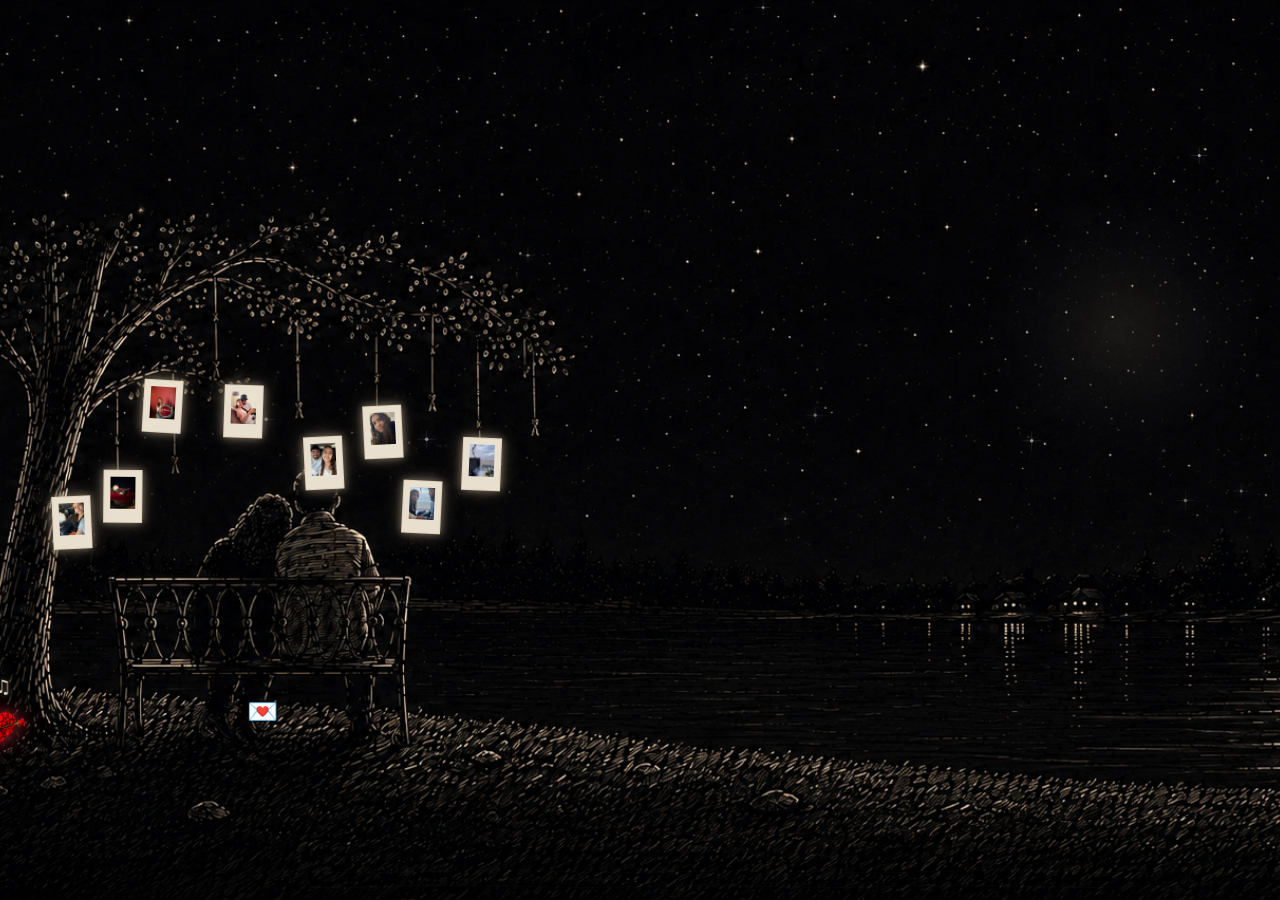
<file: index.html>
<!DOCTYPE html>
<html lang="en">
<head>
<meta charset="UTF-8">
<meta name="viewport" content="width=device-width, initial-scale=1.0, viewport-fit=cover">
<title>Tú y yo por siempre mi niña</title>
<style>
*{box-sizing:border-box;margin:0;padding:0}
html,body{width:100%;height:100%;overflow:hidden;background:#000}
body{font-family:system-ui,-apple-system,BlinkMacSystemFont,"Segoe UI",sans-serif}
button{font:inherit}
#scene{
    position:fixed;
    inset:0;

    width:100%;
    height:100%;

    overflow:hidden;

    display:flex;
    justify-content:center;
    align-items:center;

    background:#000;
}
#background{
    position:absolute;
    inset:0;
    width:100%;
    height:100%;
    object-fit:cover;
    object-position:32% center;
    pointer-events:none;
}

#lake-waves{position:absolute;inset:0;z-index:1;width:100%;height:100%;pointer-events:none;opacity:.98}


#moon-halo{
    position:absolute;
    z-index:1;
    pointer-events:none;
    width:240px;
    height:240px;
    border-radius:50%;
    opacity:.48;
    background:
        radial-gradient(circle,
            rgba(255,242,205,.20) 0%,
            rgba(255,230,185,.10) 24%,
            rgba(190,210,255,.045) 48%,
            transparent 72%);
    filter:blur(12px);
    mix-blend-mode:screen;
    animation:moonBreathe 7s ease-in-out infinite;
}

@keyframes moonBreathe{
    0%,100%{transform:translate(-50%,-50%) scale(.97);opacity:.38}
    50%{transform:translate(-50%,-50%) scale(1.04);opacity:.58}
}


body.memory-breath #sky{
    animation:skyMemoryBreath 3.2s cubic-bezier(.22,.61,.36,1) both;
}

body.memory-breath #moon-halo{
    animation:moonMemoryBreath 3.2s cubic-bezier(.22,.61,.36,1) both;
}

body.memory-breath #lake-waves{
    animation:lakeMemoryBreath 3.2s cubic-bezier(.22,.61,.36,1) both;
}

@keyframes skyMemoryBreath{
    0%,100%{
        filter:brightness(1.55) drop-shadow(0 0 3px rgba(255,255,255,.38));
        transform:scale(1);
    }
    48%{
        filter:
            brightness(1.92)
            drop-shadow(0 0 7px rgba(255,255,255,.72))
            drop-shadow(0 0 14px rgba(255,225,180,.22));
        transform:scale(1.008);
    }
}

@keyframes moonMemoryBreath{
    0%,100%{
        opacity:.42;
        transform:translate(-50%,-50%) scale(.98);
    }
    48%{
        opacity:.68;
        transform:translate(-50%,-50%) scale(1.08);
    }
}

@keyframes lakeMemoryBreath{
    0%,100%{opacity:.78}
    48%{opacity:.94}
}

@media(prefers-reduced-motion:reduce){
    #moon-halo{animation:none}
}

#sky{position:absolute;inset:0;z-index:1;width:100%;height:100%;pointer-events:none;filter:brightness(1.55) drop-shadow(0 0 3px rgba(255,255,255,.38));transition:filter .12s ease-out}
#memory-aura{position:absolute;inset:-20%;z-index:2;pointer-events:none;opacity:0;background:radial-gradient(circle at 50% 42%,rgba(255,244,210,.18),rgba(255,229,182,.08) 28%,transparent 62%);filter:blur(28px);transform:scale(.92);transition:opacity 1.1s ease,transform 1.1s ease}
#polaroid-layer{position:absolute;inset:0;z-index:3;pointer-events:none}
.polaroid{position:absolute;border:0;padding:0;background:transparent;cursor:pointer;pointer-events:auto;transform-origin:50% 0%;will-change:transform;appearance:none;-webkit-appearance:none}
.polaroid-card{position:absolute;inset:0;display:block;overflow:hidden;padding:5.5px 5.5px 13px;background:#e8dfcf;border:1px solid rgba(214,199,174,.95);outline:1px solid rgba(255,239,211,.18);outline-offset:-1px;box-shadow:
0 0 8px rgba(255,240,210,.40),
0 0 18px rgba(255,220,170,.28),
0 6px 14px rgba(0,0,0,.48);transition:box-shadow .35s ease,filter .35s ease,transform .35s ease,opacity .35s ease}
.polaroid-media{
display:block;width:100%;height:100%;object-fit:cover;pointer-events:none;background:#151515}
@media (hover:none) and (pointer:coarse){

    .polaroid-media{
        transform:scale(3.8);
        transform-origin:center;
    }

}

.polaroid:hover .polaroid-card,.polaroid:focus-visible .polaroid-card{background:#ede4d5;box-shadow:
0 0 16px rgba(255,240,210,.65),
0 0 32px rgba(255,220,170,.40),
0 8px 18px rgba(0,0,0,.55);;filter:brightness(1) sepia(.08) saturate(.92);transform:translateY(-2px) scale(1.025)}
.polaroid:focus-visible{outline:none}
.polaroid.is-origin-hidden .polaroid-card{opacity:0}
#memory-dim{position:absolute;inset:0;z-index:4;pointer-events:none;opacity:0;background:radial-gradient(circle at center,rgba(3,5,12,.12),rgba(0,0,0,.35) 70%,rgba(0,0,0,.58));transition:opacity 1s ease}

#scene-foreground-img{
    position:absolute;
    inset:0;
    z-index:7;
    width:100%;
    height:100%;
    object-fit:cover;
    object-position:center;
    pointer-events:none;
    opacity:0;
    visibility:hidden;
    transition:opacity .45s ease;
}
body.memory-open #scene-foreground-img{opacity:1;visibility:visible}
@media(max-width:700px){
    #scene-foreground-img{object-fit:contain;object-position:center bottom}
}

#effect-layer{position:absolute;inset:0;z-index:7;pointer-events:none;overflow:hidden}
#memory-stage{position:absolute;inset:0;z-index:6;pointer-events:none}
#memory-card{position:absolute;transform-origin:top left;contain:layout paint style;left:0;top:0;display:none;width:42px;height:57px;padding:0;border:1px solid rgba(255,242,215,.45);border-radius:18px;background:rgba(8,10,16,.88);box-shadow:
0 0 28px rgba(255,238,205,.32),
0 0 110px rgba(255,221,160,.20),
0 35px 85px rgba(0,0,0,.60);transform-origin:center;will-change:transform,opacity;pointer-events:auto;cursor:default;overflow:hidden}
#memory-card.is-active{display:block}
#memory-card img,#memory-card video{display:block;width:100%;height:100%;object-fit:cover;object-position:center;background:#090b12;filter:brightness(.96) contrast(1.02) saturate(.94)}

#memory-card video[data-letter-video="true"]{
    opacity:0;
    transition:opacity .65s ease;
}
#memory-card video[data-letter-video="true"].is-ready{
    opacity:1;
}
#memory-card video.memory-video:not([data-letter-video="true"]){
    animation:memoryVideoFadeIn .75s ease-out both;
}
@keyframes memoryVideoFadeIn{
    from{opacity:.22}
    to{opacity:1}
}

#memory-card::after{content:"";position:absolute;inset:0;pointer-events:none;border-radius:inherit;background:linear-gradient(to bottom,rgba(5,8,16,.10),transparent 22%,transparent 74%,rgba(4,6,12,.24));box-shadow:inset 0 0 42px rgba(5,8,16,.34)}
#memory-card::before{
content:"";
position:absolute;
pointer-events:none;
inset:-170px;

background:
radial-gradient(circle at 92% 82%,
rgba(255,225,165,.26) 0%,
rgba(255,220,170,.12) 22%,
rgba(255,220,170,.04) 46%,
transparent 72%);

filter:blur(70px);

z-index:-1;
}
 
body.memory-open #memory-card{
    box-shadow:
        0 0 24px rgba(255,242,215,.34),
        0 0 70px rgba(255,224,175,.22),
        0 0 130px rgba(255,205,135,.10),
        0 34px 85px rgba(0,0,0,.62);
}

.memory-water-glow{
    position:absolute;
    width:330px;
    height:68px;
    border-radius:50%;
    pointer-events:none;

    background:
        radial-gradient(
            ellipse,
            rgba(255,228,180,.22) 0%,
            rgba(255,215,155,.10) 38%,
            rgba(255,205,140,.035) 58%,
            transparent 74%
        );

    filter:blur(19px);
    mix-blend-mode:screen;
    will-change:transform,opacity;
}

.memory-city-beam{
    position:absolute;
    width:520px;
    height:310px;
    pointer-events:none;

    background:
        linear-gradient(
            128deg,
            transparent 10%,
            rgba(255,225,175,.025) 30%,
            rgba(255,225,175,.11) 50%,
            rgba(255,215,155,.035) 68%,
            transparent 86%
        );

    filter:blur(28px);
    transform-origin:100% 100%;
    mix-blend-mode:screen;
    will-change:transform,opacity;
}

.memory-golden-particle{
    position:absolute;
    width:3px;
    height:3px;
    border-radius:50%;
    pointer-events:none;

    background:rgba(255,238,200,.92);

    box-shadow:
        0 0 7px rgba(255,228,175,.78),
        0 0 13px rgba(255,210,145,.30);

    will-change:transform,opacity;
}

body.memory-open #background{filter:blur(1.5px) brightness(.72) saturate(.92);transform:scale(1.006)}
body.memory-open #sky{z-index:8;filter:brightness(1.8) drop-shadow(0 0 4px rgba(255,255,255,.55))}
body.memory-open #memory-dim{opacity:1}
body.memory-open #memory-aura{opacity:1;transform:scale(1)}
.fx-dot,.fx-star,.fx-firefly{position:absolute;border-radius:50%;background:rgba(255,248,226,.95);box-shadow:0 0 10px rgba(255,235,190,.85)}
.fx-line{position:absolute;height:1px;background:linear-gradient(90deg,transparent,rgba(255,247,220,.8),transparent);transform-origin:left center}
.fx-heart{position:absolute;color:rgba(255,235,220,.95);text-shadow:0 0 12px rgba(255,214,190,.7);font-size:18px}
.fx-ripple{position:absolute;border:1px solid rgba(255,242,210,.7);border-radius:50%;box-shadow:0 0 18px rgba(255,225,180,.25)}
.fx-letter{position:absolute;color:rgba(255,244,220,.92);font-family:Georgia,serif;font-size:28px;letter-spacing:8px;text-shadow:0 0 14px rgba(255,225,180,.55)}
.fx-shoot{position:absolute;width:180px;height:2px;background:linear-gradient(90deg,rgba(255,255,255,.95),rgba(255,236,196,.55),transparent);box-shadow:0 0 10px rgba(255,255,255,.65);transform:rotate(35deg)}
.fx-develop{filter:grayscale(1) brightness(1.35)!important;transition:filter 1.4s ease!important}
@media(max-width:700px){#memory-close{top:max(12px,env(safe-area-inset-top));right:12px}}
#memory-caption{
    position:absolute;
    left:58%;
    bottom:23px;
    transform:translateX(-50%);
    width:min(82%,900px);

    color:#fff;

    font-family:
        "Snell Roundhand",
        "Apple Chancery",
        "Bradley Hand",
        cursive;

    font-size:clamp(22px,2.3vw,38px);
    text-align:center;
    line-height:1.35;

    text-shadow:
        0 2px 8px rgba(0,0,0,.95),
        0 0 18px rgba(0,0,0,.35);

    filter:drop-shadow(0 0 6px rgba(255,255,255,.15));

    opacity:0;
    transition:opacity .8s ease .75s;
    pointer-events:none;
}

#memory-caption.show{
    opacity:1;
}
    @media (max-width:700px){

    #scene{
        /* Stable while Safari's address bar expands or collapses. */
        height:100svh;
    }

    .polaroid{
        min-width:30px;
        min-height:40px;
    }

}

#music-button{
    position:absolute;
    z-index:50;
    padding:0;
    border:0;
    border-radius:0;
    background:transparent;
    overflow:visible;
    cursor:pointer;
    box-shadow:none;
    appearance:none;
    -webkit-appearance:none;
}

#music-button img{
    display:block;
    width:100%;
    height:100%;
    object-fit:contain;
    pointer-events:none;
    user-select:none;
    transform-origin:center;
    animation:heartBreathing 2.8s ease-in-out infinite;
    filter:
        drop-shadow(0 0 7px rgba(255,75,85,.48))
        drop-shadow(0 0 15px rgba(170,15,30,.25));
}

@keyframes heartBreathing{

    0%,100%{
        transform:rotate(-12deg) scale(1);
    }

    18%{
        transform:rotate(-12deg) scale(1.06);
    }

    35%{
        transform:rotate(-12deg) scale(1.12);
    }

    52%{
        transform:rotate(-12deg) scale(1.05);
    }

    72%{
        transform:rotate(-12deg) scale(1.09);
    }

}

#music-button:hover img{
    filter:
        drop-shadow(0 0 9px rgba(255,75,85,.58))
        drop-shadow(0 0 18px rgba(170,15,30,.32));
}

#music-button.is-muted{
    opacity:1;
}

#polaroid-layer{
    display:block;
    opacity:1;
    visibility:visible;
}

.polaroid{
    display:block;
    opacity:1;
    visibility:visible;
}


body.beat-pulse #sky{
    filter:
        brightness(1.45)
        drop-shadow(0 0 3px rgba(255,255,255,.35))
        drop-shadow(0 0 5px rgba(255,220,165,.12));
}

body.beat-pulse #memory-aura{
    opacity:.30;
    transform:scale(1.045);
}

#sky{
    transition:filter .10s ease-out;
}


/* ---------- Cute Techy Touches ---------- */

.polaroid-card::before{
    content:"";
    position:absolute;
    inset:-35%;

    z-index:2;
    pointer-events:none;

    background:
        linear-gradient(
            110deg,
            transparent 35%,
            rgba(255,246,220,.10) 43%,
            rgba(255,180,210,.30) 50%,
            rgba(170,215,255,.18) 57%,
            transparent 66%
        );

    opacity:0;
    transform:
        translateX(-120%)
        rotate(12deg);

    transition:
        opacity .35s ease,
        transform .65s ease;
}

.polaroid:hover .polaroid-card::before,
.polaroid:focus-visible .polaroid-card::before{
    opacity:1;

    transform:
        translateX(120%)
        rotate(12deg);
}







#letter-button{
    position:absolute;
    z-index:50;
    width:32px;
    height:32px;
    padding:0;
    border:0;
    border-radius:0;
    background:transparent;
    color:inherit;
    font-size:21px;
    line-height:1;
    display:grid;
    place-items:center;
    cursor:pointer;
    box-shadow:none;
    filter:drop-shadow(0 2px 5px rgba(0,0,0,.55));
    appearance:none;
    -webkit-appearance:none;
    transform-origin:center bottom;
    animation:letterFloat 4s ease-in-out infinite;
    transition:opacity .25s ease,filter .25s ease;
}

#letter-button:hover,
#letter-button:focus-visible{
    filter:
        drop-shadow(0 2px 5px rgba(0,0,0,.62))
        drop-shadow(0 0 5px rgba(255,215,225,.22));
}

#letter-button:focus-visible{
    outline:1px dashed rgba(255,240,220,.72);
    outline-offset:3px;
}

body.memory-open #letter-button{
    opacity:.24;
    pointer-events:none;
}

@keyframes letterFloat{
    0%,100%{transform:rotate(10deg) translateY(0)}
    50%{transform:rotate(7deg) translateY(-1px)}
}

@media (hover:none) and (pointer:coarse){
    #scene{
        width:100vw;
        height:100svh;
    }

}

/* ---------- Mobile landscape prompt ---------- */
#rotate-phone-prompt{
    position:fixed;
    inset:0;
    z-index:99999;
    display:none;
    align-items:center;
    justify-content:center;
    padding:28px;
    background:
        radial-gradient(circle at 50% 38%,rgba(70,42,78,.30),transparent 42%),
        rgba(2,3,10,.97);
    color:#fff4dc;
    text-align:center;
    backdrop-filter:blur(12px);
    -webkit-backdrop-filter:blur(12px);
}

#rotate-phone-prompt .rotate-content{
    display:flex;
    flex-direction:column;
    align-items:center;
    gap:18px;
    max-width:300px;
}

#rotate-phone-prompt .phone-icon{
    position:relative;
    width:72px;
    height:126px;
    border:4px solid currentColor;
    border-radius:15px;
    box-shadow:
        0 0 18px rgba(255,235,200,.30),
        inset 0 0 12px rgba(255,235,200,.08);
    animation:turnPhone 2.1s ease-in-out infinite;
}

#rotate-phone-prompt .phone-icon::before{
    content:"";
    position:absolute;
    top:7px;
    left:50%;
    width:22px;
    height:4px;
    border-radius:999px;
    background:currentColor;
    transform:translateX(-50%);
    opacity:.8;
}

#rotate-phone-prompt .phone-icon::after{
    content:"";
    position:absolute;
    bottom:7px;
    left:50%;
    width:8px;
    height:8px;
    border:2px solid currentColor;
    border-radius:50%;
    transform:translateX(-50%);
    opacity:.75;
}

#rotate-phone-prompt .turn-arrow{
    position:absolute;
    width:118px;
    height:118px;
    border:4px solid transparent;
    border-top-color:#ffe9c5;
    border-right-color:#ffe9c5;
    border-radius:50%;
    filter:drop-shadow(0 0 8px rgba(255,224,177,.45));
    animation:spinArrow 2.1s ease-in-out infinite;
}

#rotate-phone-prompt .turn-arrow::after{
    content:"";
    position:absolute;
    right:-7px;
    top:13px;
    width:16px;
    height:16px;
    border-top:4px solid #ffe9c5;
    border-right:4px solid #ffe9c5;
    transform:rotate(38deg);
}

#rotate-phone-prompt p{
    margin:0;
    font-family:
        "Snell Roundhand",
        "Apple Chancery",
        "Bradley Hand",
        cursive;
    font-size:clamp(24px,7vw,34px);
    line-height:1.25;
    text-shadow:0 0 14px rgba(255,220,175,.35);
}

#rotate-phone-prompt small{
    font-size:14px;
    letter-spacing:.04em;
    color:rgba(255,244,220,.72);
}

@keyframes turnPhone{
    0%,20%,100%{transform:rotate(0deg)}
    55%,78%{transform:rotate(90deg)}
}

@keyframes spinArrow{
    0%,20%,100%{transform:rotate(-35deg);opacity:.65}
    55%,78%{transform:rotate(55deg);opacity:1}
}

@media (max-width:900px) and (orientation:portrait){
    #rotate-phone-prompt{display:flex}
    #scene,
    #music-button,
    #letter-button{visibility:hidden}
}

@media (orientation:landscape){
    #rotate-phone-prompt{display:none!important}
}

</style>
</head>
<body>

<div id="rotate-phone-prompt" role="status" aria-live="polite">
    <div class="rotate-content">
        <div class="turn-arrow" aria-hidden="true"></div>
        <div class="phone-icon" aria-hidden="true"></div>
        <p>Gira tu teléfono</p>
        <small>Esta sorpresa se ve mejor en horizontal</small>
    </div>
</div>

<main id="scene">
<img id="background" src="background-clean.PNG" alt="" draggable="false">
<canvas id="lake-waves" aria-hidden="true"></canvas>
<div id="moon-halo" aria-hidden="true"></div>
<canvas id="sky" aria-hidden="true"></canvas>
<div id="memory-aura" aria-hidden="true"></div>
<div id="polaroid-layer" aria-label="Our memories"></div>
<div id="memory-dim" aria-hidden="true"></div>
<div id="effect-layer" aria-hidden="true"></div>
<div id="memory-stage">
<div id="memory-card" role="dialog" aria-modal="true" aria-label="Memory"></div>
</div>

<button id="letter-button" type="button" aria-label="Abrir carta especial">💌</button>

<button
    id="music-button"
    type="button"
    aria-label="Reproducir o pausar música"
>
    <img
        src="rose-heart-button.PNG"
        alt=""
        draggable="false"
    >
</button>
</main>

<audio id="background-music" loop preload="auto">
    <source src="./prestame-tu-corazon.mp3" type="audio/mpeg">
</audio>

<script>
"use strict";

const ORIGINAL_WIDTH=1846;
const ORIGINAL_HEIGHT=852;
const HANGING_OFFSET=0;
const MUSIC_VOLUME_NORMAL=.28;
const MUSIC_VOLUME_VIDEO=.19;
const VIDEO_VOLUME=.48;

/*
 * Rose button location in the original 1448 × 1086 artwork.
 * These coordinates place it beside the bench/couple.
 */
const MUSIC_BUTTON_X=315;
const MUSIC_BUTTON_Y=690;
const LETTER_BUTTON_X=140;
const LETTER_BUTTON_Y=675;

const scene=document.querySelector("#scene");
const background=document.querySelector("#background");
const layer=document.querySelector("#polaroid-layer");
const memoryCard=document.querySelector("#memory-card");
const memoryDim=document.querySelector("#memory-dim");
const effectLayer=document.querySelector("#effect-layer");
// Firefly system placeholder added safely.

const backgroundMusic=document.querySelector("#background-music");
const musicButton=document.querySelector("#music-button");
const letterButton=document.querySelector("#letter-button");
const memories=[
    {
        type:"image",
        file:"memory-1.jpg",
        x:163,
        y:465,
        width:82,
        height:112,
        effect:"shooting",
        caption:"Ojalá pudiera revivir esta memoria."
    },
    {
        type:"image",
        file:"memory-2.jpeg",
        x:222,
        y:422,
        width:82,
        height:112,
        effect:"none",
        caption:"No tenías idea de lo hermosa que te veías."
    },
    {
        type:"image",
        file:"memory-3.jpeg",
        x:365,
        y:476,
        width:82,
        height:112,
        effect:"none",
        caption:"El día que sentí como si fuéramos una familia."
    },
    {
        type:"image",
        file:"memory-4.jpeg",
        x:414,
        y:450,
        width:82,
        height:112,
        effect:"heartbeat",
        caption:"Manejas mi vida, que no manejes mi troca 😂."
    },
    {
        type:"image",
        file:"memory-5.jpeg",
        x:455,
        y:365,
        width:82,
        height:112,
        effect:"moon",
        caption:"Tu sonrisa lo es todo para mí."
    },
    {
        type:"image",
        file:"memory-6.jpeg",
        x:530,
        y:370,
        width:82,
        height:112,
        effect:"stardust",
        caption:"Ojalá pudiéramos congelar el tiempo."
    },
    {
        type:"image",
        file:"memory-7.jpeg",
        x:605,
        y:420,
        width:82,
        height:112,
        effect:"none",
        caption:"Todavía puedo escuchar nuestras risas."
    },
    {
        type:"image",
        file:"memory-8.JPG",
        x:660,
        y:390,
        width:82,
        height:112,
        effect:"fireflies",
        caption:"Esa mirada me derrite el corazón."
    },
    {
        type:"video",
        file:"memory-9.mp4",
        x:700,
        y:460,
        width:82,
        height:112,
        effect:"ripple",
        caption:"Esta memoria me sigue haciendo sonreír cada que la veo."
    },
    {
        type:"video",
        file:"memory-10.mp4",
        x:755,
        y:420,
        width:82,
        height:112,
        effect:"stardust",
        caption:"Podría ver este video mil veces."
    }
];

let activeState=null;
let isTransitioning=false;

const polaroids=memories.map((memory,index)=>{
const button=document.createElement("button");
button.className="polaroid";
button.type="button";
button.setAttribute("aria-label",`Open memory ${index+1}`);
const card=document.createElement("span");
card.className="polaroid-card";
let media;
if(memory.type==="video"){
media=document.createElement("video");

media.src=memory.file;
media.poster=memory.file.replace(/\.mp4$/i,"-poster.jpg");
media.muted=true;
media.defaultMuted=true;
media.playsInline=true;
media.preload="metadata";
media.autoplay=false;
media.loop=false;
media.controls=false;

media.setAttribute("muted","");
media.setAttribute("playsinline","");
media.setAttribute("webkit-playsinline","");
}else{
media=document.createElement("img");
media.src=memory.file;
media.alt="";
media.draggable=false;
}
media.className="polaroid-media";
card.appendChild(media);
button.appendChild(card);
layer.appendChild(button)
const state={
    element:button,
    memory,
    phase:Math.random()*Math.PI*2,
    secondPhase:Math.random()*Math.PI*2,
    gustPhase:Math.random()*Math.PI*2,
    speed:.00042+Math.random()*.00020,
    swayAmount:2.9+Math.random()*1.5,
    liftAmount:.45+Math.random()*.45,
    gustAmount:1.2+Math.random()*1.3
};

button.addEventListener("click",(event)=>{event.stopPropagation();if(!isTransitioning&&!activeState){openMemory(state)}});
return state;
});


const letterMemoryState={
    element:letterButton,
    memory:{
        type:"video",
        file:"memory-11.mp4",
        effect:"stardust",
        caption:"Todo lo que no siempre sé decirte... quedó escrito aquí.",
        noPoster:true
    }
};

if(letterButton){
    letterButton.addEventListener("click",(event)=>{
        event.preventDefault();
        event.stopPropagation();

        if(!isTransitioning&&!activeState){
            openMemory(letterMemoryState);
        }
    });
}

function isPhoneLayout(){
    return window.matchMedia(
        "(hover: none) and (pointer: coarse)"
    ).matches;
}

function getLayout(){
    const sw=scene.clientWidth;
    const sh=scene.clientHeight;

    const scale=Math.max(
        sw/ORIGINAL_WIDTH,
        sh/ORIGINAL_HEIGHT
    );

    const renderedWidth=ORIGINAL_WIDTH*scale;
    const renderedHeight=ORIGINAL_HEIGHT*scale;

    const phone=isPhoneLayout();

    /*
     * Desktop keeps your current positioning.
     * Phone matches background object-position:32% center.
     */
    const offsetX=phone
        ?(sw-renderedWidth)*0.32
        :(sw-renderedWidth)/2;

    const offsetY=(sh-renderedHeight)/2;

    return{
        scale,
        offsetX,
        offsetY,
        renderedWidth,
        renderedHeight
    };
}

function positionPolaroids(){
    const layout=getLayout();
    const phone=isPhoneLayout();

const POLAROID_SCALE=phone ? 0.50 : 0.45;

    for(const state of polaroids){
        const m=state.memory;

        // Same proportional size on computer and phone
        const width=m.width*POLAROID_SCALE*layout.scale;
        const height=m.height*POLAROID_SCALE*layout.scale;

        const phone=isPhoneLayout();

const x=
    layout.offsetX+
    m.x*layout.scale+
    18*layout.scale+
    (phone ? -28.5 : 0);

        const y=
            layout.offsetY+
            m.y*layout.scale+
            HANGING_OFFSET*layout.scale;

        state.element.style.left=`${x-width/2}px`;
        state.element.style.top=`${y-height*.12}px`;
        state.element.style.width=`${width}px`;
        state.element.style.height=`${height}px`;
    }
}

function positionMusicButton(){
    if(!musicButton){
        return;
    }

    const layout=getArtworkLayout();
    const phone=isPhoneLayout();
    const size=phone ? 50 : 60;

    const centerX=
        layout.offsetX+
        MUSIC_BUTTON_X*layout.scale;

    const centerY=
        layout.offsetY+
        MUSIC_BUTTON_Y*layout.scale;

    musicButton.style.width=`${size}px`;
    musicButton.style.height=`${size}px`;
    musicButton.style.left=`${centerX-size/2}px`;
    musicButton.style.top=`${centerY-size/2}px`;
}

function getArtworkLayout(){
    return getLayout();
}


function positionLetterButton(){
    if(!letterButton){
        return;
    }

    const phone=isPhoneLayout();

    if(phone){
        // Keep the mobile placement exactly as it already was.
        const layout=getArtworkLayout();
        const size=34;
        const centerX=
            layout.offsetX+
            LETTER_BUTTON_X*layout.scale;
        const centerY=
            layout.offsetY+
            LETTER_BUTTON_Y*layout.scale;

        letterButton.style.width=`${size}px`;
        letterButton.style.height=`${size}px`;
        letterButton.style.fontSize="23px";
        letterButton.style.left=`${centerX-size/2}px`;
        letterButton.style.top=`${centerY-size/2}px`;
        return;
    }

    // Desktop placement: fixed beside the couple instead of using
    // the cropped artwork coordinate that was sending it off-screen.
    const size=38;
    const centerX=scene.clientWidth*.205;
    const centerY=scene.clientHeight*.79;

    letterButton.style.width=`${size}px`;
    letterButton.style.height=`${size}px`;
    letterButton.style.fontSize="25px";
    letterButton.style.left=`${centerX-size/2}px`;
    letterButton.style.top=`${centerY-size/2}px`;
}

let lastPolaroidFrame=0;
function animatePolaroids(time){
const mobile=window.innerWidth<=700;
const minGap=mobile?33:16;
if(time-lastPolaroidFrame>=minGap){
lastPolaroidFrame=time;
for(const state of polaroids){
const slowSway=
    Math.sin(time*state.speed+state.phase)*
    state.swayAmount;

const unevenSway=
    Math.sin(
        time*(state.speed*1.73)+
        state.secondPhase
    )*1.1;

const gust=
    Math.max(
        0,
        Math.sin(
            time*.00019+
            state.gustPhase
        )
    )*
    Math.sin(
        time*.00115+
        state.phase
    )*
    state.gustAmount;

const verticalMovement=
    Math.sin(
        time*(state.speed*.72)+
        state.phase
    )*
    state.liftAmount;

const horizontalMovement=
    Math.sin(
        time*(state.speed*.48)+
        state.secondPhase
    )*1.35+
    gust*.95;

const rotation=
    slowSway+
    unevenSway+
    gust;

state.element.style.transform=
    `translate(${horizontalMovement.toFixed(2)}px,${verticalMovement.toFixed(2)}px) rotate(${rotation.toFixed(2)}deg)`;}
}
requestAnimationFrame(animatePolaroids);
}

function getTargetRect(){
    const viewportWidth=window.visualViewport?.width || window.innerWidth;
    const viewportHeight=window.visualViewport?.height || window.innerHeight;
    const phone=isPhoneLayout();

    if(phone){
        const padding=8;

        // Bigger memory only on phones
        let height=viewportHeight*.88;
        let width=height/.67;

        // Prevent it from exceeding the screen width
        const maxWidth=viewportWidth*.72;

        if(width>maxWidth){
            width=maxWidth;
            height=width*.67;
        }

        return{
            left:viewportWidth-width-padding,
            top:8,
            width,
            height
        };
    }

    // Your existing computer size stays unchanged
    const padding=22;
    const availableWidth=viewportWidth-padding*2;
    const availableHeight=viewportHeight-padding*2;

    let width=Math.min(availableWidth,920);
    let height=width*.67;

    if(height>availableHeight*.68){
        height=availableHeight*.68;
        width=height/.67;
    }

    return{
        left:viewportWidth-width-padding,
        top:padding+12,
        width,
        height
    };
}

function setCardRect(rect){
memoryCard.style.left=`${rect.left}px`;
memoryCard.style.top=`${rect.top}px`;
memoryCard.style.width=`${rect.width}px`;
memoryCard.style.height=`${rect.height}px`;
}

function addFx(className,styles={}){
const el=document.createElement("span");
el.className=className;
Object.assign(el.style,styles);
effectLayer.appendChild(el);
return el;
}

function clearEffects(){
effectLayer.replaceChildren();
memoryCard.classList.remove("fx-develop");
memoryCard.style.filter="";
}

function triggerEffect(effect){
clearEffects();

if(effect==="shooting"){
const star=addFx("fx-shoot",{left:"12%",top:"18%",opacity:"0"});
star.animate([{transform:"translate(-220px,-100px) rotate(35deg)",opacity:0},{opacity:1,offset:.25},{transform:"translate(950px,560px) rotate(35deg)",opacity:0}],{duration:1300,easing:"cubic-bezier(.22,.61,.36,1)",fill:"forwards"});
}

if(effect==="constellation"){
for(let i=0;i<8;i++){
const x=18+i*8;
const y=18+Math.sin(i*.9)*8;
addFx("fx-star",{left:`${x}%`,top:`${y}%`,width:"4px",height:"4px"});
if(i<7){
const line=addFx("fx-line",{left:`${x}%`,top:`${y}%`,width:"90px",opacity:"0"});
line.animate([{transform:"scaleX(0)",opacity:0},{transform:"scaleX(1)",opacity:.8}],{duration:900,delay:i*80,fill:"forwards",easing:"ease-out"});
}
}
}

if(effect==="develop"){
memoryCard.classList.add("fx-develop");
setTimeout(()=>{memoryCard.classList.remove("fx-develop")},1500);
}

if(effect==="heartbeat"){
memoryCard.animate([{transform:"scale(1)"},{transform:"scale(1.025)"},{transform:"scale(1)"}],{duration:900,easing:"ease-in-out"});
for(let i=0;i<7;i++){
const heart=addFx("fx-heart",{left:`${64+Math.random()*22}%`,top:`${42+Math.random()*28}%`,opacity:"0"});
heart.textContent="♥";
heart.animate([{transform:"translateY(10px) scale(.7)",opacity:0},{opacity:.9,offset:.25},{transform:"translateY(-70px) scale(1.15)",opacity:0}],{duration:1800+Math.random()*700,delay:i*100,fill:"forwards"});
}
}

if(effect==="moon"){
const glow=addFx("fx-ripple",{left:"72%",top:"7%",width:"150px",height:"150px",opacity:"0"});
glow.animate([{transform:"scale(.6)",opacity:0},{transform:"scale(1.2)",opacity:.55},{transform:"scale(1.6)",opacity:0}],{duration:2200,easing:"ease-out",fill:"forwards"});
}

if(effect==="stardust"){
for(let i=0;i<10;i++){
const dot=addFx("fx-dot",{left:`${10+Math.random()*80}%`,top:`${20+Math.random()*65}%`,width:`${2+Math.random()*3}px`,height:`${2+Math.random()*3}px`,opacity:"0"});
dot.animate([{transform:"translateY(20px)",opacity:0},{opacity:.9,offset:.3},{transform:`translate(${(-20+Math.random()*40)}px,-80px)`,opacity:0}],{duration:2200+Math.random()*2200,delay:Math.random()*800,iterations:2});
}
}

if(effect==="vortex"){
for(let i=0;i<14;i++){
const dot=addFx("fx-star",{left:"50%",top:"50%",width:"3px",height:"3px"});
const radius=80+Math.random()*220;
dot.animate([{transform:"translate(-50%,-50%) rotate(0deg) translateX(20px)",opacity:0},{opacity:.9,offset:.25},{transform:`translate(-50%,-50%) rotate(${360+Math.random()*260}deg) translateX(${radius}px)`,opacity:0}],{duration:2400+Math.random()*900,delay:i*35,fill:"forwards",easing:"cubic-bezier(.2,.7,.3,1)"});
}
}

if(effect==="fireflies"){
for(let i=0;i<18;i++){
const fly=addFx("fx-firefly",{left:`${15+Math.random()*70}%`,top:`${45+Math.random()*40}%`,width:"5px",height:"5px",opacity:"0"});
fly.animate([{transform:"translate(0,0)",opacity:0},{opacity:.8,offset:.25},{transform:`translate(${(-60+Math.random()*120)}px,${(-80+Math.random()*30)}px)`,opacity:0}],{duration:2800+Math.random()*2400,delay:Math.random()*900,iterations:2,easing:"ease-in-out"});
}
}

if(effect==="ripple"){
for(let i=0;i<4;i++){
const ripple=addFx("fx-ripple",{left:"50%",top:"50%",width:"120px",height:"120px",marginLeft:"-60px",marginTop:"-60px",opacity:"0"});
ripple.animate([{transform:"scale(.2)",opacity:.7},{transform:"scale(5)",opacity:0}],{duration:2100,delay:i*350,fill:"forwards",easing:"ease-out"});
}
}

if(effect==="ml"){
const letters=addFx("fx-letter",{left:"67%",top:"18%",opacity:"0"});
letters.textContent="M + L";
letters.animate([{transform:"translateY(8px)",opacity:0},{transform:"translateY(0)",opacity:.95,offset:.45},{opacity:0}],{duration:3200,fill:"forwards",easing:"ease-in-out"});
for(let i=0;i<14;i++){
const dot=addFx("fx-star",{left:`${62+Math.random()*18}%`,top:`${12+Math.random()*18}%`,width:"3px",height:"3px",opacity:"0"});
dot.animate([{opacity:0},{opacity:1,offset:.4},{opacity:0}],{duration:2600,delay:Math.random()*500,fill:"forwards"});
}
}
}

function createMemoryMedia(memory){

    if(memory.type==="video"){

        const video=document.createElement("video");
        video.className="memory-video";

        video.src=memory.file;
        if(!memory.noPoster){
            video.poster=memory.file.replace(/\.mp4$/i,"-poster.jpg");
        }
        video.autoplay=true;
        video.loop=true;
        video.controls=false;
        video.playsInline=true;
        video.preload=memory.noPoster?"auto":"metadata";
        video.muted=true;
        video.defaultMuted=true;
        video.volume=1;

        video.setAttribute("muted","");
        video.setAttribute("playsinline","");
        video.setAttribute("webkit-playsinline","");

        if(memory.noPoster){
            video.dataset.letterVideo="true";

            const showLetterVideo=()=>{
                video.classList.add("is-ready");
            };

            video.addEventListener("loadeddata",showLetterVideo,{once:true});
            video.addEventListener("playing",showLetterVideo,{once:true});
        }

        return video;
    }

    const image=document.createElement("img");

    image.src=memory.file;
    image.alt="Memory";
    image.draggable=false;

    return image;
}


function triggerMemoryStarBurst(){
    const target=memoryCard.getBoundingClientRect();
    const centerX=target.left+target.width/2;
    const centerY=target.top+target.height/2;

    for(let i=0;i<9;i+=1){
        const particle=document.createElement("span");
        particle.className="fx-star";

        const startX=centerX+rand(-220,220);
        const startY=centerY+rand(-150,150);

        Object.assign(particle.style,{
            left:`${startX}px`,
            top:`${startY}px`,
            width:`${2+Math.random()*2}px`,
            height:`${2+Math.random()*2}px`,
            opacity:"0"
        });

        effectLayer.appendChild(particle);

        particle.animate(
            [
                {
                    transform:"translate(0,0) scale(.7)",
                    opacity:0
                },
                {
                    opacity:.9,
                    offset:.25
                },
                {
                    transform:`translate(${centerX-startX}px,${centerY-startY}px) scale(.2)`,
                    opacity:0
                }
            ],
            {
                duration:1500+Math.random()*700,
                delay:i*70,
                easing:"cubic-bezier(.22,.61,.36,1)",
                fill:"forwards"
            }
        ).finished.finally(()=>particle.remove());
    }
}

function triggerLakeMemoryReveal(){
    const cardRect=memoryCard.getBoundingClientRect();

    const waterGlow=document.createElement("span");
    waterGlow.className="memory-water-glow";

    Object.assign(waterGlow.style,{
        left:`${cardRect.left+cardRect.width*.58-165}px`,
        top:`${cardRect.bottom+14}px`,
        opacity:"0"
    });

    effectLayer.appendChild(waterGlow);

    waterGlow.animate(
        [
            {
                transform:"scale(.42)",
                opacity:0
            },
            {
                transform:"scale(1)",
                opacity:.68,
                offset:.38
            },
            {
                transform:"scale(1.12)",
                opacity:.18
            }
        ],
        {
            duration:3000,
            easing:"cubic-bezier(.22,.61,.36,1)",
            fill:"forwards"
        }
    ).finished.finally(()=>{
        waterGlow.remove();
    });

    const cityBeam=document.createElement("span");
    cityBeam.className="memory-city-beam";

    Object.assign(cityBeam.style,{
        left:`${cardRect.right-430}px`,
        top:`${cardRect.top-80}px`,
        opacity:"0"
    });

    effectLayer.appendChild(cityBeam);

    cityBeam.animate(
        [
            {
                transform:"rotate(-4deg) scale(.84)",
                opacity:0
            },
            {
                transform:"rotate(0deg) scale(1)",
                opacity:.52,
                offset:.46
            },
            {
                transform:"rotate(1deg) scale(1.04)",
                opacity:.16
            }
        ],
        {
            duration:3400,
            easing:"ease-in-out",
            fill:"forwards"
        }
    ).finished.finally(()=>{
        cityBeam.remove();
    });

    for(let i=0;i<10;i++){
        const particle=document.createElement("span");
        particle.className="memory-golden-particle";

        const startX=
            cardRect.left+
            cardRect.width*.26+
            Math.random()*cardRect.width*.52;

        const startY=
            cardRect.bottom+
            32+
            Math.random()*50;

        Object.assign(particle.style,{
            left:`${startX}px`,
            top:`${startY}px`,
            opacity:"0"
        });

        effectLayer.appendChild(particle);

        const driftX=-22+Math.random()*44;
        const rise=82+Math.random()*110;

        particle.animate(
            [
                {
                    transform:"translate(0,0) scale(.55)",
                    opacity:0
                },
                {
                    opacity:.82,
                    offset:.24
                },
                {
                    transform:`translate(${driftX}px,-${rise}px) scale(1.08)`,
                    opacity:0
                }
            ],
            {
                duration:1900+Math.random()*1300,
                delay:Math.random()*650,
                easing:"ease-out",
                fill:"forwards"
            }
        ).finished.finally(()=>{
            particle.remove();
        });
    }
}

async function playOpenedVideo(video){
    setupBeatDetection();
    wireVideoToAudioGraph(video);

    try{
        if(audioContext && audioContext.state==="suspended"){
            await audioContext.resume();
        }

        intentionalMusicPause=false;

        if(
            musicStarted &&
            !musicMuted &&
            backgroundMusic.paused
        ){
            await backgroundMusic.play().catch(()=>{});
        }

        video.currentTime=0;
        video.muted=true;
        video.defaultMuted=true;
        video.setAttribute("muted","");

        await video.play();

        if(audioContext && audioContext.state==="suspended"){
            await audioContext.resume();
        }

        await new Promise(resolve=>{
            window.setTimeout(resolve,180);
        });

        video.muted=false;
        video.defaultMuted=false;
        video.removeAttribute("muted");

        fadeVideoAudio(video,VIDEO_VOLUME,1100);

        if(musicStarted && !musicMuted){
            fadeMusic(MUSIC_VOLUME_VIDEO,1300);
        }

        window.setTimeout(keepBackgroundMusicAlive,100);
        window.setTimeout(keepBackgroundMusicAlive,350);
        window.setTimeout(keepBackgroundMusicAlive,800);
    }catch(error){
        console.error("Video playback was blocked.",error);

        video.muted=true;
        video.setAttribute("muted","");
        video.play().catch(()=>{});
        keepBackgroundMusicAlive();
    }
}

function openMemory(state){
if(isTransitioning||activeState){return}

isTransitioning=true;
activeState=state;

const origin=state.element.getBoundingClientRect();
const target=getTargetRect();

memoryCard.replaceChildren();

const media=createMemoryMedia(state.memory);
const caption=document.createElement("div");
caption.id="memory-caption";
caption.textContent=state.memory.caption;

memoryCard.appendChild(media);
memoryCard.appendChild(caption);

if(media.tagName==="VIDEO"){
    playOpenedVideo(media);
}

setCardRect(target);
memoryCard.style.transformOrigin="top left";
memoryCard.classList.add("is-active");
state.element.classList.add("is-origin-hidden");

const scaleX=origin.width/target.width;
const scaleY=origin.height/target.height;
const translateX=origin.left-target.left;
const translateY=origin.top-target.top;

requestAnimationFrame(()=>{
    document.body.classList.add("memory-open");
    document.body.classList.remove("memory-breath");
    void document.body.offsetWidth;
    document.body.classList.add("memory-breath");

    window.setTimeout(()=>{
        document.body.classList.remove("memory-breath");
    },3300);

    const openingAnimation=memoryCard.animate(
        [
            {
                transform:`translate(${translateX}px,${translateY}px) scale(${scaleX},${scaleY})`,
                borderRadius:"2px",
                opacity:.96
            },
            {
                offset:.72,
                transform:"translate(0,0) scale(1.018)",
                borderRadius:"14px",
                opacity:1
            },
            {
                transform:"translate(0,0) scale(1)",
                borderRadius:"18px",
                opacity:1
            }
        ],
        {
            duration:720,
            easing:"cubic-bezier(.18,.84,.25,1)",
            fill:"both"
        }
    );

    openingAnimation.finished
    .then(()=>{
        memoryCard.style.transform="none";

        if(state.memory.caption){
            caption.classList.add("show");
        }

        triggerEffect(state.memory.effect);
        triggerLakeMemoryReveal();

        isTransitioning=false;
    })
    .catch((error)=>{
        console.error("Memory opening animation failed.",error);
        isTransitioning=false;
    });
});
}


function closeMemory(){
if(!activeState||isTransitioning){return}

isTransitioning=true;

const openedVideo=memoryCard.querySelector("video");

/*
 * Restore the song exactly once. The long, gentle fade keeps
 * the return from sounding like a jump or a pause.
 */
if(
    musicStarted&&
    !musicMuted
){
    if(backgroundMusic.paused){
        backgroundMusic.play().catch(()=>{});
    }

    fadeMusic(MUSIC_VOLUME_NORMAL,1100);
}

if(openedVideo){
    fadeVideoAudio(openedVideo,0,520);
}

const current=memoryCard.getBoundingClientRect();
const origin=activeState.element.getBoundingClientRect();

const scaleX=origin.width/current.width;
const scaleY=origin.height/current.height;
const translateX=origin.left-current.left;
const translateY=origin.top-current.top;

document.body.classList.remove("memory-open");
document.body.classList.remove("memory-breath");
clearEffects();

const closingAnimation=memoryCard.animate(
    [
        {
            transform:"translate(0,0) scale(1)",
            opacity:1,
            borderRadius:"18px"
        },
        {
            offset:.28,
            transform:"translate(0,0) scale(.985)",
            opacity:1,
            borderRadius:"14px"
        },
        {
            transform:`translate(${translateX}px,${translateY}px) scale(${scaleX},${scaleY})`,
            opacity:.92,
            borderRadius:"2px"
        }
    ],
    {
        duration:620,
        easing:"cubic-bezier(.22,.61,.36,1)",
        fill:"both"
    }
);

closingAnimation.finished
    .then(()=>{
        activeState.element.classList.remove("is-origin-hidden");
        memoryCard.classList.remove("is-active");
        memoryCard.replaceChildren();
        memoryCard.removeAttribute("style");
        activeState=null;
        isTransitioning=false;
    })
    .catch(()=>{
        activeState=null;
        isTransitioning=false;
    });
}


document.addEventListener("click",(event)=>{
    if(!activeState||isTransitioning){
        return;
    }

    if(memoryCard.contains(event.target)){
        return;
    }

    closeMemory();
});

window.addEventListener("keydown",(event)=>{if(event.key==="Escape"){closeMemory()}});

background.addEventListener("load",positionPolaroids);
window.addEventListener("resize",()=>{positionPolaroids();positionMusicButton();positionLetterButton();positionMoonHalo();if(activeState&&!isTransitioning){setCardRect(getTargetRect())}});
window.addEventListener("orientationchange",()=>{
    setTimeout(()=>{
        positionPolaroids();
        positionMusicButton();
        positionLetterButton();
        positionMoonHalo();

        if(activeState&&!isTransitioning){
            setCardRect(getTargetRect());
        }
    },250);
});

if(window.visualViewport){
    window.visualViewport.addEventListener("resize",()=>{
        positionPolaroids();
        positionMusicButton();
        positionLetterButton();
        positionMoonHalo();
    });
}
if(background.complete){positionPolaroids();positionMusicButton();positionLetterButton()}
window.addEventListener("load",()=>{positionPolaroids();positionMusicButton();positionLetterButton()});
requestAnimationFrame(animatePolaroids);


/* ---------- Verified lake-only motion ---------- */
const lakeCanvas=document.querySelector("#lake-waves");
const lakeCtx=lakeCanvas.getContext("2d",{alpha:true});
let lakeW=0,lakeH=0,lakeDpr=1,lastLakeFrame=0,nextDropAt=performance.now()+5000+Math.random()*5000;
const lakeDrops=[],lakeRipples=[];
const LAKE_TOP=[[0,805],[220,800],[420,798],[650,795],[880,792],[1080,788],[1260,780],[1448,772]];
const LAKE_BOTTOM=[[1448,970],[1260,975],[1080,970],[900,955],[720,936],[560,920],[420,900],[250,885],[0,878]];
function resizeLake(){lakeDpr=Math.min(window.devicePixelRatio||1,2);lakeW=window.innerWidth;lakeH=window.innerHeight;lakeCanvas.width=Math.round(lakeW*lakeDpr);lakeCanvas.height=Math.round(lakeH*lakeDpr);lakeCanvas.style.width=`${lakeW}px`;lakeCanvas.style.height=`${lakeH}px`;lakeCtx.setTransform(lakeDpr,0,0,lakeDpr,0,0)}
function lakeLayout(){const mobile=window.innerWidth<=700;const scale=mobile?Math.min(lakeW/ORIGINAL_WIDTH,lakeH/ORIGINAL_HEIGHT):Math.max(lakeW/ORIGINAL_WIDTH,lakeH/ORIGINAL_HEIGHT);const renderedWidth=ORIGINAL_WIDTH*scale,renderedHeight=ORIGINAL_HEIGHT*scale;return{scale,renderedWidth,renderedHeight,offsetX:(lakeW-renderedWidth)/2,offsetY:mobile?lakeH-renderedHeight:(lakeH-renderedHeight)/2}}
function traceLake(layout){lakeCtx.beginPath();LAKE_TOP.forEach(([x,y],i)=>{const sx=layout.offsetX+x*layout.scale,sy=layout.offsetY+y*layout.scale;i?lakeCtx.lineTo(sx,sy):lakeCtx.moveTo(sx,sy)});LAKE_BOTTOM.forEach(([x,y])=>lakeCtx.lineTo(layout.offsetX+x*layout.scale,layout.offsetY+y*layout.scale));lakeCtx.closePath()}
function spawnDrop(now,layout){const spots=[[760,850],[900,875],[1040,860],[1180,890],[1320,845]];const [ix,iy]=spots[Math.floor(Math.random()*spots.length)];const x=layout.offsetX+(ix+(Math.random()-.5)*70)*layout.scale,y=layout.offsetY+(iy+(Math.random()-.5)*24)*layout.scale;lakeDrops.push({x,y:y-11*layout.scale,targetY:y,born:now,life:500})}
function drawDrops(now){for(let i=lakeDrops.length-1;i>=0;i--){const d=lakeDrops[i],p=(now-d.born)/d.life;if(p>=1){lakeRipples.push({x:d.x,y:d.targetY,born:now,life:2400,max:35+Math.random()*24});lakeDrops.splice(i,1);continue}const y=d.y+(d.targetY-d.y)*p*p;lakeCtx.beginPath();lakeCtx.ellipse(d.x,y,1.2,3.1,0,0,Math.PI*2);lakeCtx.fillStyle=`rgba(255,241,215,${.55*(1-p*.3)})`;lakeCtx.shadowBlur=5;lakeCtx.shadowColor="rgba(255,230,190,.4)";lakeCtx.fill()}}
function drawRipples(now){for(let i=lakeRipples.length-1;i>=0;i--){const r=lakeRipples[i],p=(now-r.born)/r.life;if(p>=1){lakeRipples.splice(i,1);continue}for(let ring=0;ring<2;ring++){const q=p-ring*.13;if(q<=0)continue;const radius=r.max*q;lakeCtx.beginPath();lakeCtx.ellipse(r.x,r.y,radius,radius*.24,0,0,Math.PI*2);lakeCtx.strokeStyle=`rgba(255,236,205,${(1-p)*(.19-ring*.05)})`;lakeCtx.lineWidth=.8;lakeCtx.shadowBlur=4;lakeCtx.shadowColor="rgba(255,225,185,.18)";lakeCtx.stroke()}}}
function animateLake(now){const lakeGap=window.innerWidth<=700?33:16;if(now-lastLakeFrame<lakeGap){requestAnimationFrame(animateLake);return}lastLakeFrame=now;lakeCtx.clearRect(0,0,lakeW,lakeH);if(!background.complete||!background.naturalWidth){requestAnimationFrame(animateLake);return}const layout=lakeLayout(),t=now/1000;lakeCtx.save();traceLake(layout);lakeCtx.clip();const top=layout.offsetY+772*layout.scale,bottom=layout.offsetY+978*layout.scale,strip=Math.max(2,Math.round(3*layout.scale));for(let y=top;y<bottom;y+=strip){const depth=(y-top)/Math.max(1,bottom-top),shift=(Math.sin(t*.72+y*.021)*1.05+Math.sin(t*1.08-y*.013)*.48)*(.55+depth*.85);lakeCtx.save();lakeCtx.beginPath();lakeCtx.rect(0,y,lakeW,strip+1);lakeCtx.clip();lakeCtx.drawImage(background,layout.offsetX+shift,layout.offsetY,layout.renderedWidth,layout.renderedHeight);lakeCtx.restore()}lakeCtx.globalCompositeOperation="screen";for(let row=0;row<10;row++){const y=layout.offsetY+(825+row*14)*layout.scale;lakeCtx.beginPath();for(let x=layout.offsetX+600*layout.scale;x<lakeW;x+=12){const yy=y+Math.sin(x*.025+t*.85+row)*1.1;if(x===layout.offsetX+600*layout.scale)lakeCtx.moveTo(x,yy);else lakeCtx.lineTo(x,yy)}lakeCtx.strokeStyle=`rgba(255,235,202,${.016+Math.max(0,Math.sin(t+row))*.022})`;lakeCtx.lineWidth=.65;lakeCtx.stroke()}if(now>=nextDropAt){spawnDrop(now,layout);nextDropAt=now+6500+Math.random()*7500}drawDrops(now);drawRipples(now);lakeCtx.restore();requestAnimationFrame(animateLake)}
window.addEventListener("resize",resizeLake);resizeLake();requestAnimationFrame(animateLake);

const canvas=document.querySelector("#sky");
const ctx=canvas.getContext("2d",{alpha:true});
const moonHalo=document.querySelector("#moon-halo");



let width=0;
let height=0;
let dpr=1;
let last=performance.now();
let nextMeteor=14+Math.random()*26;
let nextDustBurst=2+Math.random()*4;
let nextSecretAt=performance.now()+23000+Math.random()*25000;

const stars=[];
const meteors=[];
const dust=[];
const secretStars=[];

function rand(a,b){return Math.random()*(b-a)+a}

function positionMoonHalo(){
    if(!moonHalo){
        return;
    }

    const layout=getLayout();
    const moonX=1260;
    const moonY=190;

    moonHalo.style.left=`${layout.offsetX+moonX*layout.scale}px`;
    moonHalo.style.top=`${layout.offsetY+moonY*layout.scale}px`;

    const size=Math.max(120,240*layout.scale);
    moonHalo.style.width=`${size}px`;
    moonHalo.style.height=`${size}px`;
}

class Star{
    constructor(layer){
        this.layer=layer;
        this.x=rand(0,width);
        this.y=rand(0,height*.72);
        this.phase=rand(0,Math.PI*2);

        if(layer===0){
            this.r=rand(.22,.62);
            this.base=rand(.025,.10);
            this.range=rand(.018,.055);
            this.speed=rand(.08,.24);
            this.drift=.08;
        }else if(layer===1){
            this.r=rand(.45,1.05);
            this.base=rand(.05,.17);
            this.range=rand(.035,.12);
            this.speed=rand(.18,.55);
            this.drift=.18;
        }else{
            this.r=rand(.9,1.75);
            this.base=rand(.11,.27);
            this.range=rand(.08,.20);
            this.speed=rand(.28,.78);
            this.drift=.34;
        }

        const tintRoll=Math.random();
        this.tint=tintRoll<.018
            ?"215,230,255"
            :tintRoll<.036
                ?"255,230,185"
                :"255,255,255";
    }

    draw(t){
        const open=document.body.classList.contains("memory-open");
        const baseBoost=open?1.34:1.12;

        const driftX=Math.sin(t*.045+this.phase)*this.drift;
        const driftY=Math.cos(t*.038+this.phase)*this.drift*.45;

        const slowTwinkle=Math.sin(t*this.speed+this.phase)*this.range;
        const sparkle=this.layer===2
            ?Math.max(0,Math.sin(t*2.15+this.phase*1.7))*.12
            :0;

        const alpha=Math.max(
            0,
            (this.base+slowTwinkle+sparkle)*baseBoost
        );

        const pulse=this.layer===2
            ?1+Math.max(0,Math.sin(t*1.8+this.phase))*.34
            :1+Math.max(0,Math.sin(t*.8+this.phase))*.10;

        ctx.save();
        ctx.beginPath();
        ctx.fillStyle=`rgba(${this.tint},${Math.min(alpha,.96)})`;
        ctx.shadowBlur=this.layer===2
            ?10+Math.max(0,Math.sin(t*1.9+this.phase))*10
            :3+this.layer*3;
        ctx.shadowColor=`rgba(${this.tint},.82)`;
        ctx.arc(
            this.x+driftX,
            this.y+driftY,
            this.r*pulse,
            0,
            Math.PI*2
        );
        ctx.fill();

        if(this.layer===2&&alpha>.28){
            const ray=this.r*4.2;
            ctx.globalAlpha=Math.min(.24,alpha*.28);
            ctx.strokeStyle=`rgba(${this.tint},.8)`;
            ctx.lineWidth=.55;
            ctx.beginPath();
            ctx.moveTo(this.x-ray,this.y);
            ctx.lineTo(this.x+ray,this.y);
            ctx.moveTo(this.x,this.y-ray);
            ctx.lineTo(this.x,this.y+ray);
            ctx.stroke();
        }

        ctx.restore();
    }
}

class Meteor{
    constructor(){
        this.x=rand(width*.05,width*.78);
        this.y=rand(height*.03,height*.24);
        this.angle=Math.PI/4+rand(-.14,.12);
        this.speed=rand(560,840);
        this.length=rand(95,190);
        this.age=0;
        this.life=rand(.85,1.28);
    }

    update(dt){
        this.age+=dt;
        this.x+=Math.cos(this.angle)*this.speed*dt;
        this.y+=Math.sin(this.angle)*this.speed*dt;
    }

    draw(){
        const a=Math.max(0,1-this.age/this.life);
        const tailX=this.x-Math.cos(this.angle)*this.length;
        const tailY=this.y-Math.sin(this.angle)*this.length;
        const gradient=ctx.createLinearGradient(this.x,this.y,tailX,tailY);

        gradient.addColorStop(0,`rgba(255,255,255,${a*.95})`);
        gradient.addColorStop(.22,`rgba(255,235,200,${a*.56})`);
        gradient.addColorStop(1,"rgba(255,235,200,0)");

        ctx.save();
        ctx.lineWidth=1.4;
        ctx.strokeStyle=gradient;
        ctx.shadowBlur=12;
        ctx.shadowColor="rgba(255,255,255,.72)";
        ctx.beginPath();
        ctx.moveTo(this.x,this.y);
        ctx.lineTo(tailX,tailY);
        ctx.stroke();
        ctx.restore();
    }

    get done(){
        return this.age>=this.life;
    }
}

let moonHoldTimer=null;
let moonShowerRunning=false;

function startMeteorShower(){

    if(moonShowerRunning) return;
    moonShowerRunning=true;

    const total=18;

    for(let i=0;i<total;i++){

        setTimeout(()=>{

            const meteor=new Meteor();

            meteor.x=rand(width*0.15,width*0.85);
            meteor.y=rand(height*0.02,height*0.18);

            meteor.speed=rand(700,1100);
            meteor.length=rand(120,230);
            meteor.angle=Math.PI/4+rand(-0.18,0.18);

            meteors.push(meteor);

        },i*110);

    }

    setTimeout(()=>{
        moonShowerRunning=false;
    },3200);
}

class DustParticle{
    constructor(){
        this.x=rand(width*.08,width*.92);
        this.y=rand(height*.30,height*.70);
        this.r=rand(.6,1.7);
        this.phase=rand(0,Math.PI*2);
        this.age=0;
        this.life=rand(3.8,6.6);
        this.vx=rand(-4,4);
        this.vy=rand(-13,-6);
    }

    update(dt){
        this.age+=dt;
        this.x+=this.vx*dt;
        this.y+=this.vy*dt;
    }

    draw(t){
        const p=this.age/this.life;
        const alpha=Math.sin(Math.PI*Math.min(1,p))*.23;
        ctx.save();
        ctx.fillStyle=`rgba(255,235,205,${alpha})`;
        ctx.shadowBlur=8;
        ctx.shadowColor="rgba(255,225,185,.4)";
        ctx.beginPath();
        ctx.arc(
            this.x+Math.sin(t*.9+this.phase)*4,
            this.y,
            this.r,
            0,
            Math.PI*2
        );
        ctx.fill();
        ctx.restore();
    }

    get done(){
        return this.age>=this.life;
    }
}

function buildStars(){
    stars.length=0;

    const mobile=window.innerWidth<=700;
    const total=mobile
        ?Math.min(210,Math.max(120,Math.floor(width*height/4300)))
        :Math.min(330,Math.max(170,Math.floor(width*height/3600)));

    for(let i=0;i<total;i+=1){
        const roll=Math.random();
        const layer=roll<.68?0:roll<.93?1:2;
        stars.push(new Star(layer));
    }
}

function spawnDustBurst(){
    const amount=2+Math.floor(Math.random()*3);
    for(let i=0;i<amount;i+=1){
        dust.push(new DustParticle());
    }
}

function buildSecretConstellation(){
    secretStars.length=0;

    const patterns=[
        {
            name:"M+L",
            points:[
                // M
                [0,0],[0,1],[0,2],[0,3],[1,1],[2,0],[2,1],[2,2],[2,3],

                // +
                [4,1],[5,1],[6,1],[5,0],[5,2],

                // L
                [8,0],[8,1],[8,2],[8,3],[9,3],[10,3]
            ]
        },

        {
            name:"TE AMO",
            points:[
                // T
                [0,0],[1,0],[2,0],[1,1],[1,2],[1,3],

                // E
                [4,0],[5,0],[6,0],[4,1],[4,2],[5,2],[6,2],[4,3],[5,3],[6,3],

                // A
                [8,1],[8,2],[8,3],[9,0],[10,1],[10,2],[10,3],[9,2],

                // M
                [12,0],[12,1],[12,2],[12,3],[13,1],[14,0],[14,1],[14,2],[14,3],

                // O
                [16,1],[16,2],[17,0],[17,3],[18,1],[18,2]
            ]
        },

        {
            name:"heart",
            points:[
                [1,0],[2,0],[4,0],[5,0],
                [0,1],[3,1],[6,1],
                [0,2],[6,2],
                [1,3],[5,3],
                [2,4],[4,4],
                [3,5]
            ]
        }
    ];

    const chosen=
        patterns[Math.floor(Math.random()*patterns.length)];

    const spacing=
        chosen.name==="TE AMO"
            ?7
            :chosen.name==="heart"
                ?11
                :9;

    const patternWidth=
        Math.max(...chosen.points.map(point=>point[0]))*
        spacing;

    const patternHeight=
        Math.max(...chosen.points.map(point=>point[1]))*
        spacing;

    /*
     * Random position inside the upper sky only.
     * Avoids the tree, grass and lake.
     */
    const safeLeft=width*.42;
    const safeRight=width*.88-patternWidth;
    const safeTop=height*.07;
    const safeBottom=height*.31-patternHeight;

    const centerX=rand(
        safeLeft,
        Math.max(safeLeft,safeRight)
    );

    const centerY=rand(
        safeTop,
        Math.max(safeTop,safeBottom)
    );

    chosen.points.forEach(([column,row],index)=>{
        secretStars.push({
            x:centerX+column*spacing,
            y:centerY+row*spacing,
            delay:index*.045
        });
    });
}

function drawSecretConstellation(now){
    if(!secretStars.length){
        return;
    }

    const elapsed=(now-secretStars.started)/1000;
    const duration=7;

    if(elapsed>=duration){
        secretStars.length=0;
        nextSecretAt=now+25000+Math.random()*26000;
        return;
    }

    const fadeIn=Math.min(1,elapsed/1.8);
    const fadeOut=Math.min(1,(duration-elapsed)/1.8);
    const alpha=Math.min(fadeIn,fadeOut)*.72;

    ctx.save();
    ctx.strokeStyle=`rgba(255,238,205,${alpha*.22})`;
    ctx.lineWidth=.7;

    for(let i=1;i<secretStars.length;i+=1){
        const previous=secretStars[i-1];
        const current=secretStars[i];

        if(Math.hypot(current.x-previous.x,current.y-previous.y)<28){
            ctx.beginPath();
            ctx.moveTo(previous.x,previous.y);
            ctx.lineTo(current.x,current.y);
            ctx.stroke();
        }
    }

    for(const star of secretStars){
        const local=Math.max(0,elapsed-star.delay);
        const starAlpha=Math.min(1,local*2.4)*alpha;

        ctx.beginPath();
        ctx.fillStyle=`rgba(255,248,225,${starAlpha})`;
        ctx.shadowBlur=10;
        ctx.shadowColor="rgba(255,230,195,.75)";
        ctx.arc(star.x,star.y,1.65,0,Math.PI*2);
        ctx.fill();
    }

    ctx.restore();
}

function resizeCanvas(){
    dpr=Math.min(window.devicePixelRatio||1,2);
    width=window.innerWidth;
    height=window.innerHeight;

    canvas.width=Math.round(width*dpr);
    canvas.height=Math.round(height*dpr);
    canvas.style.width=`${width}px`;
    canvas.style.height=`${height}px`;

    ctx.setTransform(dpr,0,0,dpr,0,0);
    buildStars();
    positionMoonHalo();
}

function animateSky(now){
    const dt=Math.min((now-last)/1000,.05);
    const t=now/1000;
    last=now;

    ctx.clearRect(0,0,width,height);
    for(const star of stars){
        star.draw(t);
    }

    nextMeteor-=dt;

    if(nextMeteor<=0&&meteors.length<2){
        meteors.push(new Meteor());

        if(Math.random()<.16){
            window.setTimeout(()=>{
                if(meteors.length<2){
                    meteors.push(new Meteor());
                }
            },450+Math.random()*650);
        }

        nextMeteor=14+Math.random()*26;
    }

    for(let i=meteors.length-1;i>=0;i-=1){
        const meteor=meteors[i];
        meteor.update(dt);
        meteor.draw();

        if(meteor.done){
            meteors.splice(i,1);
        }
    }

    nextDustBurst-=dt;

    if(nextDustBurst<=0&&dust.length<10){
        spawnDustBurst();
        nextDustBurst=5+Math.random()*7;
    }

    for(let i=dust.length-1;i>=0;i-=1){
        const particle=dust[i];
        particle.update(dt);
        particle.draw(t);

        if(particle.done){
            dust.splice(i,1);
        }
    }

    if(now>=nextSecretAt&&!secretStars.length){
        buildSecretConstellation();
        secretStars.started=now;
    }

    drawSecretConstellation(now);
    requestAnimationFrame(animateSky);
}

window.addEventListener("resize",resizeCanvas);
resizeCanvas();
requestAnimationFrame(animateSky);
let musicStarted=false;
let musicMuted=false;
let musicFadeFrame=null;
let intentionalMusicPause=false;
let musicRecoveryPending=false;

let audioContext=null;
let analyser=null;
let audioSource=null;
let musicGain=null;
const wiredVideoAudio=new WeakMap();
const videoFadeTokens=new WeakMap();
let beatData=null;
let beatFrame=null;
let beatAverage=0;
let lastBeatTime=0;

function fadeMusic(targetVolume,duration=1200){
    if(!backgroundMusic){
        return;
    }

    const safeTarget=Math.max(0,Math.min(1,targetVolume));

    if(audioContext&&musicGain){
        const now=audioContext.currentTime;
        const current=Math.max(.0001,musicGain.gain.value);

        musicGain.gain.cancelScheduledValues(now);
        musicGain.gain.setValueAtTime(current,now);
        musicGain.gain.linearRampToValueAtTime(
            safeTarget,
            now+Math.max(.05,duration/1000)
        );

        return;
    }

    if(musicFadeFrame){
        cancelAnimationFrame(musicFadeFrame);
    }

    const startVolume=backgroundMusic.volume;
    const startTime=performance.now();

    function updateVolume(now){
        const progress=Math.min((now-startTime)/duration,1);
        const eased=1-Math.pow(1-progress,3);

        backgroundMusic.volume=
            startVolume+
            (safeTarget-startVolume)*eased;

        if(progress<1){
            musicFadeFrame=requestAnimationFrame(updateVolume);
        }
    }

    musicFadeFrame=requestAnimationFrame(updateVolume);
}

function wireVideoToAudioGraph(video){
    if(
        !video||
        !audioContext||
        wiredVideoAudio.has(video)
    ){
        return;
    }

    try{
        const source=audioContext.createMediaElementSource(video);
        const gain=audioContext.createGain();

        gain.gain.value=0;
        source.connect(gain);
        gain.connect(audioContext.destination);

        wiredVideoAudio.set(video,{source,gain});

        /*
         * Once routed through Web Audio, use full element volume.
         * The gain node controls the actual loudness.
         */
        video.volume=1;
    }catch(error){
        /*
         * If a browser refuses Web Audio routing, the normal
         * HTML video audio still works at its fallback volume.
         */
        console.warn("Video audio mixing fallback used.",error);
    }
}

function fadeVideoAudio(video,targetVolume,duration=900){
    const safeTarget=Math.max(0,Math.min(1,targetVolume));
    const routedAudio=wiredVideoAudio.get(video);

    if(audioContext&&routedAudio){
        const now=audioContext.currentTime;
        const gain=routedAudio.gain.gain;
        const current=Math.max(.0001,gain.value);
        gain.cancelScheduledValues(now);
        gain.setValueAtTime(current,now);
        gain.linearRampToValueAtTime(
            Math.max(.0001,safeTarget),
            now+Math.max(.05,duration/1000)
        );
        return;
    }

    const startVolume=video.volume;
    const startTime=performance.now();
    const fadeToken={};
    videoFadeTokens.set(video,fadeToken);

    function updateVideoVolume(now){
        if(videoFadeTokens.get(video)!==fadeToken){
            return;
        }
        const progress=Math.min((now-startTime)/duration,1);
        const eased=.5-Math.cos(progress*Math.PI)/2;
        video.volume=startVolume+(safeTarget-startVolume)*eased;
        if(progress<1&&video.isConnected){
            requestAnimationFrame(updateVideoVolume);
        }
    }

    requestAnimationFrame(updateVideoVolume);
}

async function keepBackgroundMusicAlive(){
    if(
        !musicStarted||
        musicMuted||
        intentionalMusicPause||
        musicRecoveryPending
    ){
        return;
    }

    musicRecoveryPending=true;

    try{
        if(audioContext&&audioContext.state==="suspended"){
            await audioContext.resume();
        }

        if(backgroundMusic.paused){
            await backgroundMusic.play();
        }
    }catch(error){
        console.warn("Background music recovery was blocked.",error);
    }finally{
        musicRecoveryPending=false;
    }
}


function setupBeatDetection(){
    if(audioContext){
        return;
    }

    const AudioContextClass=
        window.AudioContext||
        window.webkitAudioContext;

    if(!AudioContextClass){
        return;
    }

    audioContext=new AudioContextClass();

    analyser=audioContext.createAnalyser();
    analyser.fftSize=256;
    analyser.smoothingTimeConstant=.72;

    musicGain=audioContext.createGain();
    musicGain.gain.value=backgroundMusic.volume;

    beatData=
        new Uint8Array(
            analyser.frequencyBinCount
        );

    audioSource=
        audioContext.createMediaElementSource(
            backgroundMusic
        );

    /*
     * Both the song and opened videos now share one audio
     * context. This prevents iPhone Safari from replacing
     * the song's audio session when a video starts.
     */
    audioSource.connect(analyser);
    analyser.connect(musicGain);
    musicGain.connect(audioContext.destination);

    backgroundMusic.volume=1;
}


function startBeatAnimation(){
    if(!analyser||beatFrame){
        return;
    }

    function detectBeat(now){
        analyser.getByteFrequencyData(beatData);

        /*
         * Bass boost: extra weight on the lowest frequencies
         * so the stars react harder to the song's beat.
         */
        const bassBins=Math.min(38,beatData.length);
        let total=0;
        let totalWeight=0;

        for(let index=0;index<bassBins;index+=1){
            const weight=
                1+
                ((bassBins-index)/bassBins)*2.5;

            total+=beatData[index]*weight;
            totalWeight+=weight;
        }

        const rawBass=total/totalWeight;
        const bassLevel=rawBass*1.08;

        beatAverage=
            beatAverage*.90+
            bassLevel*.10;

        const threshold=
            Math.max(76,beatAverage*1.07);

        const enoughTimePassed=
            now-lastBeatTime>180;

        if(
            bassLevel>threshold&&
            enoughTimePassed&&
            !musicMuted
        ){
            lastBeatTime=now;

            document.body.classList.add(
                "beat-pulse"
            );

            window.setTimeout(()=>{
                document.body.classList.remove(
                    "beat-pulse"
                );
            },95);
        }

        beatFrame=
            requestAnimationFrame(
                detectBeat
            );
    }

    beatFrame=
        requestAnimationFrame(
            detectBeat
        );
}

function stopBeatAnimation(){
    if(beatFrame){
        cancelAnimationFrame(beatFrame);
        beatFrame=null;
    }

    document.body.classList.remove(
        "beat-pulse"
    );
}

async function startMusic(){
    if(!backgroundMusic||!musicButton){
        return;
    }

    try{
        backgroundMusic.volume=0;

        setupBeatDetection();

        if(
            audioContext&&
            audioContext.state==="suspended"
        ){
            await audioContext.resume();
        }

        await backgroundMusic.play();

        startBeatAnimation();

        musicStarted=true;
        musicMuted=false;
        intentionalMusicPause=false;

        musicButton.classList.add("is-playing");
        musicButton.classList.remove("is-muted");

        fadeMusic(MUSIC_VOLUME_NORMAL,1800);
    }catch(error){
        musicButton.classList.remove("is-playing");
        musicButton.classList.add("is-muted");

        console.error(
            "Could not play ./prestame-tu-corazon.mp3. Confirm the exact file is beside index.html.",
            error
        );
    }
}

function toggleMusic(){
    if(!musicStarted){
        startMusic();
        return;
    }

    musicMuted=!musicMuted;

    if(musicMuted){
        fadeMusic(0,450);

        window.setTimeout(()=>{
            if(musicMuted){
                intentionalMusicPause=true;
                backgroundMusic.pause();
            }
        },480);

        musicButton.classList.remove("is-playing");
        musicButton.classList.add("is-muted");
        stopBeatAnimation();
        return;
    }

    intentionalMusicPause=false;
    backgroundMusic.play()
        .then(()=>{
            if(
                audioContext&&
                audioContext.state==="suspended"
            ){
                audioContext.resume().catch(()=>{});
            }

            startBeatAnimation();
            fadeMusic(MUSIC_VOLUME_NORMAL,1100);
            musicButton.classList.add("is-playing");
            musicButton.classList.remove("is-muted");
        })
        .catch((error)=>{
            console.error("Music could not resume.",error);
        });
}

if(backgroundMusic&&musicButton){
    musicButton.addEventListener("click",(event)=>{
        event.preventDefault();
        event.stopPropagation();
        toggleMusic();
    });

    backgroundMusic.addEventListener("error",()=>{
        musicButton.classList.add("is-muted");

        console.error(
            "Audio file failed to load: ./prestame-tu-corazon.mp3"
        );
    });

    backgroundMusic.addEventListener("pause",()=>{
        if(musicStarted&&!musicMuted&&!intentionalMusicPause){
            queueMicrotask(keepBackgroundMusicAlive);
        }
    });

    window.addEventListener("pageshow",keepBackgroundMusicAlive);
    document.addEventListener("visibilitychange",()=>{
        if(!document.hidden){
            keepBackgroundMusicAlive();
        }
    });

    positionMusicButton();
    positionLetterButton();
}

/* ---------- Music Button Hint ---------- */

(function(){

    const hint=document.createElement("span");

    hint.className="music-hint";
    hint.innerHTML="♫";

    musicButton.appendChild(hint);

    const style=document.createElement("style");

    style.textContent=`
    .music-hint{
        position:absolute;
        right:17px;
        top:-20px;

        pointer-events:none;

        color:rgba(255,236,205,.88);
        font-size:18px;
        line-height:1;

        text-shadow:
            0 0 8px rgba(255,225,180,.45),
            0 2px 6px rgba(0,0,0,.85);

        animation:musicHintFloat 2.7s ease-in-out infinite;
    }

    @keyframes musicHintFloat{
        0%,100%{
            transform:translateY(0) rotate(-12deg);
            opacity:.45;
        }

        50%{
            transform:translateY(-5px) rotate(-12deg);
            opacity:1;
        }
    }

    .music-hint.hide{
        animation:none;
        opacity:0;
        transition:opacity .45s ease;
    }
    `;

    document.head.appendChild(style);

    musicButton.addEventListener("click",()=>{
        hint.classList.add("hide");

        setTimeout(()=>{
            hint.remove();
        },450);

    },{once:true});

})();

/* =========================================================
   Magical moon sparkle guide to the music heart
   Starts within 3 seconds and loops until the heart is clicked
========================================================= */

(function(){

    let guideStopped=false;
    let guideTimer=null;

    function createMagicDot(size,opacity){
        const dot=document.createElement("span");

        Object.assign(dot.style,{
            position:"fixed",
            width:`${size}px`,
            height:`${size}px`,
            borderRadius:"50%",
            pointerEvents:"none",
            zIndex:"9999",
            opacity:String(opacity),
            background:"rgba(255,250,225,.98)",
            boxShadow:`
                0 0 7px rgba(255,255,255,.95),
                0 0 15px rgba(255,235,185,.80),
                0 0 28px rgba(255,215,145,.48)
            `
        });

        document.body.appendChild(dot);
        return dot;
    }

    function launchMagicalGuide(){
        if(
            guideStopped ||
            !moonHalo ||
            !musicButton ||
            document.body.classList.contains("memory-open")
        ){
            scheduleNextGuide();
            return;
        }

        const moon=moonHalo.getBoundingClientRect();
        const heart=musicButton.getBoundingClientRect();

        const startX=moon.left+moon.width*.48;
        const startY=moon.top+moon.height*.54;

        const endX=heart.left+heart.width*.5;
        const endY=heart.top+heart.height*.45;

        const mainSparkle=createMagicDot(8,0);

        mainSparkle.style.left=`${startX}px`;
        mainSparkle.style.top=`${startY}px`;

        const dx=endX-startX;
        const dy=endY-startY;

        /*
         * Curved path with two slow magical loops before
         * landing on the heart.
         */
        const animation=mainSparkle.animate(
            [
                {
                    transform:"translate(0,0) scale(.25)",
                    opacity:0
                },
                {
                    offset:.10,
                    transform:"translate(0,0) scale(1.25)",
                    opacity:1
                },
                {
                    offset:.28,
                    transform:
                        `translate(${dx*.22}px,${dy*.18-55}px) `+
                        `rotate(150deg) scale(1)`
                },
                {
                    offset:.46,
                    transform:
                        `translate(${dx*.46+42}px,${dy*.40-18}px) `+
                        `rotate(330deg) scale(.88)`
                },
                {
                    offset:.64,
                    transform:
                        `translate(${dx*.66-38}px,${dy*.62+32}px) `+
                        `rotate(540deg) scale(1.05)`
                },
                {
                    offset:.82,
                    transform:
                        `translate(${dx*.84+18}px,${dy*.82-20}px) `+
                        `rotate(720deg) scale(.82)`
                },
                {
                    transform:
                        `translate(${dx}px,${dy}px) `+
                        `rotate(900deg) scale(.20)`,
                    opacity:0
                }
            ],
            {
                duration:5200,
                easing:"cubic-bezier(.42,0,.25,1)",
                fill:"forwards"
            }
        );

        /*
         * Small trailing sparkles make the path feel magical.
         */
        const trailInterval=window.setInterval(()=>{
            if(!mainSparkle.isConnected){
                window.clearInterval(trailInterval);
                return;
            }

            const rect=mainSparkle.getBoundingClientRect();
            const trail=createMagicDot(
                2+Math.random()*3,
                .55+Math.random()*.35
            );

            trail.style.left=`${rect.left+Math.random()*8-4}px`;
            trail.style.top=`${rect.top+Math.random()*8-4}px`;

            const driftX=-12+Math.random()*24;
            const driftY=-14+Math.random()*20;

            trail.animate(
                [
                    {
                        transform:"scale(1)",
                        opacity:.8
                    },
                    {
                        transform:
                            `translate(${driftX}px,${driftY}px) scale(0)`,
                        opacity:0
                    }
                ],
                {
                    duration:850+Math.random()*500,
                    easing:"ease-out",
                    fill:"forwards"
                }
            ).finished.finally(()=>{
                trail.remove();
            });

        },120);

        animation.finished.finally(()=>{
            window.clearInterval(trailInterval);
            mainSparkle.remove();

            if(!guideStopped){
                musicButton.animate(
                    [
                        {
                            transform:"scale(1)"
                        },
                        {
                            transform:"scale(1.18)",
                            offset:.42
                        },
                        {
                            transform:"scale(1)"
                        }
                    ],
                    {
                        duration:900,
                        easing:"ease-in-out"
                    }
                );
            }

            scheduleNextGuide();
        });
    }

    function scheduleNextGuide(){
        if(guideStopped){
            return;
        }

        window.clearTimeout(guideTimer);

        guideTimer=window.setTimeout(
            launchMagicalGuide,
            9000
        );
    }

    /*
     * First guide begins after 2.5 seconds.
     */
    window.addEventListener("load",()=>{
        guideTimer=window.setTimeout(
            launchMagicalGuide,
            2500
        );
    });

    /*
     * Stop the guide permanently after the music heart is clicked.
     */
    musicButton.addEventListener(
        "click",
        ()=>{
            guideStopped=true;
            window.clearTimeout(guideTimer);
        },
        {once:true}
    );

})();

/* =========================================================
   REMOVE BASS-REACTIVE STARS
   + MAKE THE SKY TWINKLE MAGICALLY ON ITS OWN
========================================================= */

(function(){

    /* Completely disable beat-based sky flashing */
    stopBeatAnimation();

    startBeatAnimation=function(){
        document.body.classList.remove("beat-pulse");
    };

    document.body.classList.remove("beat-pulse");

    /* Prevent any leftover beat class from changing the sky */
    const style=document.createElement("style");

    style.textContent=`
        body.beat-pulse #sky{
            filter:
                brightness(1.55)
                drop-shadow(0 0 3px rgba(255,255,255,.38))
                !important;
        }

        body.beat-pulse #memory-aura{
            opacity:0 !important;
            transform:scale(.92) !important;
        }
    `;

    document.head.appendChild(style);


    /* Give every star its own independent magical timing */
    function prepareMagicalStar(star){
        if(star.magicalPrepared){
            return;
        }

        star.magicalPrepared=true;

        star.magicPhase=Math.random()*Math.PI*2;
        star.magicPhaseTwo=Math.random()*Math.PI*2;

        star.magicSpeed=.35+Math.random()*1.15;
        star.magicSpeedTwo=.10+Math.random()*.32;

        /*
         * Only some stars create stronger sparkles.
         * This keeps the sky magical without making it chaotic.
         */
        star.magicStrength=
            star.layer===2
                ?.32+Math.random()*.30
                :star.layer===1
                    ?.12+Math.random()*.16
                    :.035+Math.random()*.06;

        star.nextFlash=
            performance.now()+
            15000+
            Math.random()*30000;

        star.flashStarted=0;
        star.flashLength=
            500+
            Math.random()*850;
    }


    /*
     * Replace only the way stars are drawn.
     * Their positions, shooting stars and M+L system stay untouched.
     */
    Star.prototype.draw=function(t){

        prepareMagicalStar(this);

        const now=performance.now();
        const memoryOpen=
            document.body.classList.contains("memory-open");

        if(now>=this.nextFlash){
            this.flashStarted=now;
            this.flashLength=
                500+
                Math.random()*900;

            this.nextFlash=
                now+
                24000+
                Math.random()*36000;
        }

        let flash=0;

        if(
            this.flashStarted &&
            now-this.flashStarted<this.flashLength
        ){
            const progress=
                (now-this.flashStarted)/
                this.flashLength;

            flash=
                Math.sin(progress*Math.PI)*
                this.magicStrength;
        }

        const slowTwinkle=
            Math.sin(
                t*this.magicSpeedTwo+
                this.magicPhaseTwo
            )*
            this.range*
            1.15;

        const quickerTwinkle=
            Math.sin(
                t*this.magicSpeed+
                this.magicPhase
            )*
            (
                this.layer===2
                    ?.09
                    :this.layer===1
                        ?.025
                        :.006
            );

        const shimmer=
            Math.max(
                0,
                Math.sin(
                    t*
                    (
                        1.3+
                        this.layer*.55
                    )+
                    this.phase*1.7
                )
            )*
            (
                this.layer===2
                    ?.09
                    :this.layer===1
                        ?.025
                        :.006
            );

        const alphaBoost=
            memoryOpen
                ?1.18
                :1;

        const alpha=Math.min(
            .98,
            Math.max(
                .015,
                (
                    this.base+
                    slowTwinkle+
                    quickerTwinkle+
                    shimmer+
                    flash
                )*
                alphaBoost
            )
        );

        const driftX=
            Math.sin(
                t*.045+
                this.phase
            )*
            this.drift;

        const driftY=
            Math.cos(
                t*.038+
                this.phase
            )*
            this.drift*
            .45;

        const pulse=
            1+
            shimmer*
            (
                this.layer===2
                    ?1.15
                    :.55
            )+
            flash*
            .72;

        const drawX=this.x+driftX;
        const drawY=this.y+driftY;
        const radius=this.r*pulse;

        ctx.save();

        ctx.beginPath();

        ctx.fillStyle=
            `rgba(${this.tint},${alpha})`;

        ctx.shadowBlur=
            this.layer===2
                ?8+alpha*22
                :this.layer===1
                    ?4+alpha*11
                    :2+alpha*5;

        ctx.shadowColor=
            `rgba(${this.tint},.88)`;

        ctx.arc(
            drawX,
            drawY,
            radius,
            0,
            Math.PI*2
        );

        ctx.fill();


        /*
         * Bright stars occasionally form a soft four-point sparkle.
         */
        if(
            this.layer===2 &&
            (
                alpha>.30 ||
                flash>.5
            )
        ){
            const ray=
                this.r*
                (
                    3.5+
                    alpha*5+
                    flash*8
                );

            ctx.globalAlpha=
                Math.min(
                    .42,
                    alpha*.36+
                    flash*.48
                );

            ctx.strokeStyle=
                `rgba(${this.tint},.92)`;

            ctx.lineWidth=.55;

            ctx.beginPath();

            ctx.moveTo(drawX-ray,drawY);
            ctx.lineTo(drawX+ray,drawY);

            ctx.moveTo(drawX,drawY-ray);
            ctx.lineTo(drawX,drawY+ray);

            ctx.stroke();


            /*
             * Tiny diagonal rays make rare flashes feel more magical.
             */
            if(flash>.30){
                const diagonal=ray*.58;

                ctx.globalAlpha=
                    Math.min(.25,flash*.55);

                ctx.beginPath();

                ctx.moveTo(
                    drawX-diagonal,
                    drawY-diagonal
                );

                ctx.lineTo(
                    drawX+diagonal,
                    drawY+diagonal
                );

                ctx.moveTo(
                    drawX+diagonal,
                    drawY-diagonal
                );

                ctx.lineTo(
                    drawX-diagonal,
                    drawY+diagonal
                );

                ctx.stroke();
            }
        }

        ctx.restore();
    };


    /* Prepare the stars already on screen */
    stars.forEach(prepareMagicalStar);

})();


/* =========================================================
   HOLD THE MOON — METEOR SHOWER
   Uses the existing Meteor class and canvas
========================================================= */

(function(){

    if(
        typeof Meteor!=="function" ||
        !Array.isArray(meteors) ||
        !moonHalo ||
        !scene
    ){
        console.error("Moon shower could not initialize.");
        return;
    }

    /* Separate invisible button over the actual moon */
    const moonHoldButton=document.createElement("button");

    moonHoldButton.type="button";
    moonHoldButton.setAttribute(
        "aria-label",
        "Mantén presionada la luna"
    );

    Object.assign(moonHoldButton.style,{
        position:"absolute",
        zIndex:"70",
        width:"76px",
        height:"76px",
        padding:"0",
        margin:"0",
        border:"0",
        borderRadius:"50%",
        background:"transparent",
        appearance:"none",
        WebkitAppearance:"none",
        cursor:"pointer",
        touchAction:"none",
        userSelect:"none",
        WebkitUserSelect:"none",
        WebkitTouchCallout:"none"
    });

    scene.appendChild(moonHoldButton);

    let holdTimer=null;
    let showerRunning=false;
    let holdSucceeded=false;

    function positionMoonHoldButton(){
        const moonRect=moonHalo.getBoundingClientRect();
        const sceneRect=scene.getBoundingClientRect();
        const size=76;

        moonHoldButton.style.left=
            `${moonRect.left-sceneRect.left+
            moonRect.width/2-size/2}px`;

        moonHoldButton.style.top=
            `${moonRect.top-sceneRect.top+
            moonRect.height/2-size/2}px`;
    }

    function launchMeteorShower(){
        if(
            showerRunning ||
            activeState ||
            isTransitioning
        ){
            return;
        }

        showerRunning=true;
        holdSucceeded=true;

        /* Moon softly reacts */
        moonHalo.animate(
            [
                {
                    transform:
                        "translate(-50%,-50%) scale(1)",
                    opacity:.48
                },
                {
                    transform:
                        "translate(-50%,-50%) scale(1.13)",
                    opacity:.82
                },
                {
                    transform:
                        "translate(-50%,-50%) scale(1)",
                    opacity:.48
                }
            ],
            {
                duration:1400,
                easing:"ease-in-out"
            }
        );

        /* Staggered shower using your existing canvas meteors */
        const total=20;

        for(let index=0;index<total;index+=1){
            window.setTimeout(()=>{

                const meteor=new Meteor();

                meteor.x=rand(
                    width*.03,
                    width*.72
                );

                meteor.y=rand(
                    height*.015,
                    height*.25
                );

                meteor.angle=
                    Math.PI/4+
                    rand(-.13,.11);

                meteor.speed=rand(620,980);
                meteor.length=rand(75,180);
                meteor.life=rand(.85,1.35);

                /* A few larger centerpiece meteors */
                if(index===7 || index===14){
                    meteor.speed=rand(760,1050);
                    meteor.length=rand(190,270);
                    meteor.life=rand(1.05,1.45);
                }

                meteors.push(meteor);

            },index*145+Math.random()*110);
        }

        window.setTimeout(()=>{
            showerRunning=false;
        },4400);
    }

    function beginMoonHold(event){
        if(
            showerRunning ||
            activeState ||
            isTransitioning
        ){
            return;
        }

        event.preventDefault();
        event.stopPropagation();

        holdSucceeded=false;
        clearTimeout(holdTimer);

        moonHoldButton.setPointerCapture?.(
            event.pointerId
        );

        holdTimer=window.setTimeout(
            launchMeteorShower,
            1200
        );
    }

    function cancelMoonHold(event){
        clearTimeout(holdTimer);
        holdTimer=null;

        if(event){
            event.preventDefault();
            event.stopPropagation();
        }
    }

    moonHoldButton.addEventListener(
        "pointerdown",
        beginMoonHold
    );

    moonHoldButton.addEventListener(
        "pointerup",
        cancelMoonHold
    );

    moonHoldButton.addEventListener(
        "pointercancel",
        cancelMoonHold
    );

    moonHoldButton.addEventListener(
        "lostpointercapture",
        cancelMoonHold
    );

    moonHoldButton.addEventListener(
        "click",
        event=>{
            event.preventDefault();
            event.stopPropagation();

            if(holdSucceeded){
                holdSucceeded=false;
            }
        }
    );

    moonHoldButton.addEventListener(
        "contextmenu",
        event=>event.preventDefault()
    );

    window.addEventListener(
        "resize",
        positionMoonHoldButton
    );

    window.addEventListener(
        "orientationchange",
        ()=>{
            window.setTimeout(
                positionMoonHoldButton,
                300
            );
        }
    );

    if(window.visualViewport){
        window.visualViewport.addEventListener(
            "resize",
            positionMoonHoldButton
        );
    }

    positionMoonHoldButton();

    /* Reposition once the page finishes settling */
    window.setTimeout(
        positionMoonHoldButton,
        500
    );

})();


</script>
</body>
</html>
</file>
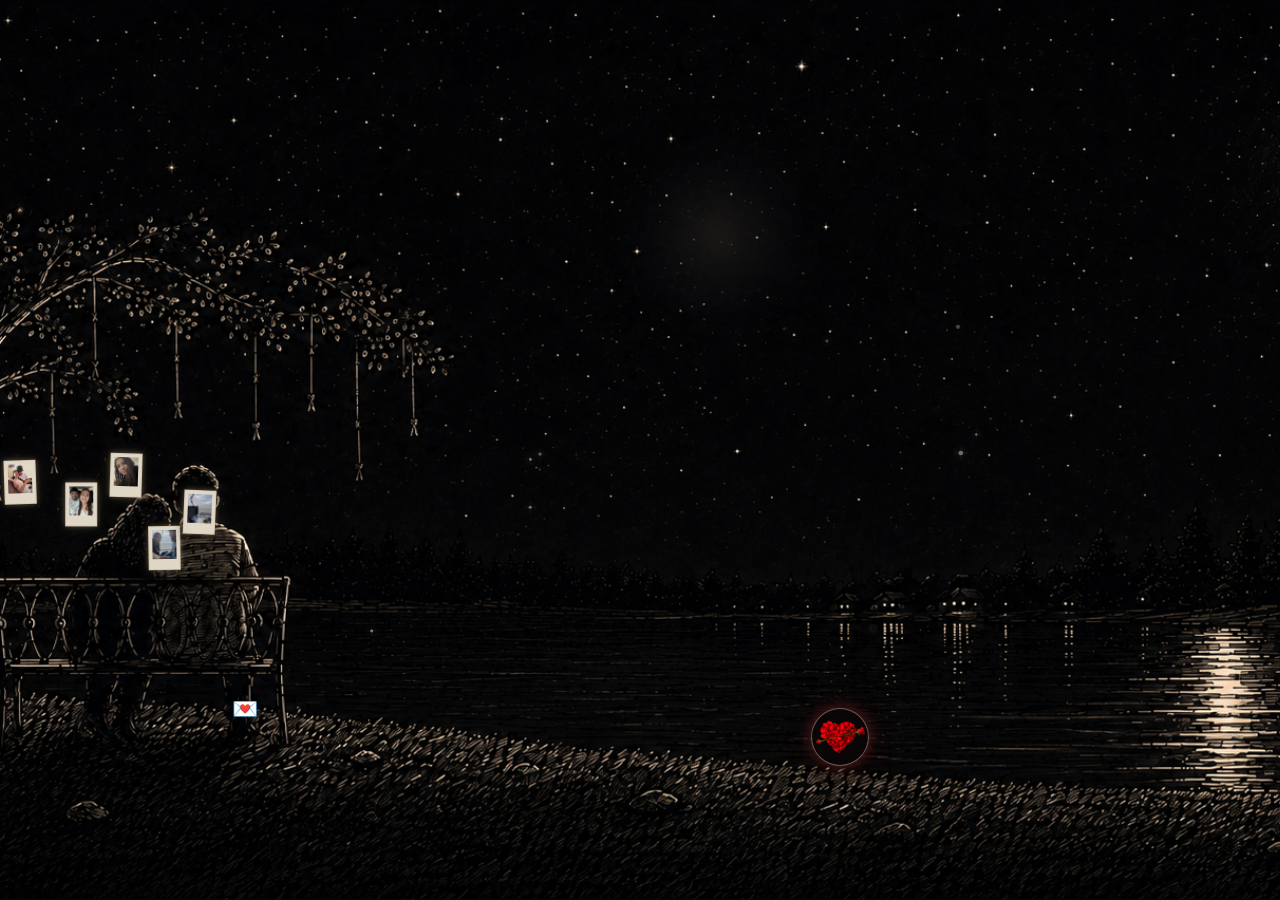
<file: index_fixed1.html>
<!DOCTYPE html>
<html lang="en">
<head>
<meta charset="UTF-8">
<meta name="viewport" content="width=device-width, initial-scale=1.0, viewport-fit=cover">
<title>Tú y yo por siempre mi niña</title>
<style>
*{box-sizing:border-box;margin:0;padding:0}
html,body{width:100%;height:100%;overflow:hidden;background:#000;overscroll-behavior:none;touch-action:manipulation}
body{font-family:system-ui,-apple-system,BlinkMacSystemFont,"Segoe UI",sans-serif}
button{font:inherit}
#scene{
    position:fixed;
    inset:0;

    width:100vw;
    height:100dvh;
    min-height:100svh;

    overflow:hidden;

    display:flex;
    justify-content:center;
    align-items:center;

    background:#000;
}

#scene::before{
    content:"";
    position:absolute;
    inset:-4%;
    z-index:0;
    background:
        linear-gradient(rgba(0,0,0,.08),rgba(0,0,0,.08)),
        url("background-clean.PNG") center/cover no-repeat;
    filter:blur(18px) brightness(.72) saturate(.92);
    transform:scale(1.08);
    pointer-events:none;
}

#background{
    position:absolute;
    inset:0;
    z-index:0;
    width:100%;
    height:100%;
    object-fit:cover;
    object-position:center;
}

#lake-waves{position:absolute;inset:0;z-index:1;width:100%;height:100%;pointer-events:none;opacity:.98}

#moon-halo{
    position:absolute;
    z-index:1;
    pointer-events:none;
    width:240px;
    height:240px;
    border-radius:50%;
    opacity:.48;
    background:
        radial-gradient(circle,
            rgba(255,242,205,.20) 0%,
            rgba(255,230,185,.10) 24%,
            rgba(190,210,255,.045) 48%,
            transparent 72%);
    filter:blur(12px);
    mix-blend-mode:screen;
    animation:moonBreathe 7s ease-in-out infinite;
}

@keyframes moonBreathe{
    0%,100%{transform:translate(-50%,-50%) scale(.97);opacity:.38}
    50%{transform:translate(-50%,-50%) scale(1.04);opacity:.58}
}

body.memory-breath #sky{
    animation:skyMemoryBreath 3.2s cubic-bezier(.22,.61,.36,1) both;
}

body.memory-breath #moon-halo{
    animation:moonMemoryBreath 3.2s cubic-bezier(.22,.61,.36,1) both;
}

body.memory-breath #lake-waves{
    animation:lakeMemoryBreath 3.2s cubic-bezier(.22,.61,.36,1) both;
}

@keyframes skyMemoryBreath{
    0%,100%{
        filter:brightness(1.55) drop-shadow(0 0 3px rgba(255,255,255,.38));
        transform:scale(1);
    }
    48%{
        filter:
            brightness(1.92)
            drop-shadow(0 0 7px rgba(255,255,255,.72))
            drop-shadow(0 0 14px rgba(255,225,180,.22));
        transform:scale(1.008);
    }
}

@keyframes moonMemoryBreath{
    0%,100%{
        opacity:.42;
        transform:translate(-50%,-50%) scale(.98);
    }
    48%{
        opacity:.68;
        transform:translate(-50%,-50%) scale(1.08);
    }
}

@keyframes lakeMemoryBreath{
    0%,100%{opacity:.78}
    48%{opacity:.94}
}

@media(prefers-reduced-motion:reduce){
    #moon-halo{animation:none}
}

#sky{position:absolute;inset:0;z-index:1;width:100%;height:100%;pointer-events:none;filter:brightness(1.55) drop-shadow(0 0 3px rgba(255,255,255,.38));transition:filter .12s ease-out}
#memory-aura{position:absolute;inset:-20%;z-index:2;pointer-events:none;opacity:0;background:radial-gradient(circle at 50% 42%,rgba(255,244,210,.18),rgba(255,229,182,.08) 28%,transparent 62%);filter:blur(28px);transform:scale(.92);transition:opacity 1.1s ease,transform 1.1s ease}
#polaroid-layer{position:absolute;inset:0;z-index:3;pointer-events:none}
.polaroid{position:absolute;border:0;padding:0;background:transparent;cursor:pointer;pointer-events:auto;transform-origin:50% 0%;will-change:transform;appearance:none;-webkit-appearance:none}
.polaroid-card{position:absolute;inset:0;display:block;overflow:hidden;padding:3px 3px 10px;background:#e8dfcf;border:1px solid rgba(214,199,174,.95);outline:1px solid rgba(255,239,211,.18);outline-offset:-1px;box-shadow:0 0 5px rgba(255,226,177,.28),0 0 12px rgba(221,181,125,.18),0 4px 10px rgba(0,0,0,.48);filter:brightness(.94) sepia(.10) saturate(.88);transition:box-shadow .35s ease,filter .35s ease,transform .35s ease,opacity .35s ease}
.polaroid-media{display:block;width:100%;height:100%;object-fit:cover;pointer-events:none;background:#151515}
.polaroid:hover .polaroid-card,.polaroid:focus-visible .polaroid-card{background:#ede4d5;box-shadow:0 0 8px rgba(255,236,204,.55),0 0 20px rgba(225,184,126,.32),0 7px 14px rgba(0,0,0,.52);filter:brightness(1) sepia(.08) saturate(.92);transform:translateY(-2px) scale(1.025)}
.polaroid:focus-visible{outline:none}
.polaroid.is-origin-hidden .polaroid-card{opacity:0}
#memory-dim{position:absolute;inset:0;z-index:4;pointer-events:none;opacity:0;background:radial-gradient(circle at center,rgba(3,5,12,.12),rgba(0,0,0,.35) 70%,rgba(0,0,0,.58));transition:opacity 1s ease}

#scene-foreground-img{
    position:absolute;
    inset:0;
    z-index:7;
    width:100%;
    height:100%;
    object-fit:cover;
    object-position:center;
    pointer-events:none;
    opacity:0;
    visibility:hidden;
    transition:opacity .45s ease;
}
body.memory-open #scene-foreground-img{opacity:1;visibility:visible}

#effect-layer{position:absolute;inset:0;z-index:7;pointer-events:none;overflow:hidden}
#memory-stage{position:absolute;inset:0;z-index:6;pointer-events:none}
#memory-card{position:absolute;transform-origin:top left;contain:layout paint style;left:0;top:0;display:none;width:42px;height:57px;padding:0;border:1px solid rgba(255,242,215,.45);border-radius:18px;background:rgba(8,10,16,.88);box-shadow:0 0 18px rgba(255,240,205,.34),0 0 55px rgba(255,222,170,.20),0 24px 65px rgba(0,0,0,.58);transform-origin:center;will-change:transform,opacity;pointer-events:auto;cursor:default;overflow:hidden}
#memory-card.is-active{display:block}
#memory-card img,#memory-card video{display:block;width:100%;height:100%;object-fit:cover;object-position:center;background:#090b12;filter:brightness(.96) contrast(1.02) saturate(.94)}

#memory-card video[data-letter-video="true"]{
    opacity:0;
    transition:opacity .65s ease;
}
#memory-card video[data-letter-video="true"].is-ready{
    opacity:1;
}
#memory-card video.memory-video:not([data-letter-video="true"]){
    animation:memoryVideoFadeIn .75s ease-out both;
}
@keyframes memoryVideoFadeIn{
    from{opacity:.22}
    to{opacity:1}
}

#memory-card::after{content:"";position:absolute;inset:0;pointer-events:none;border-radius:inherit;background:linear-gradient(to bottom,rgba(5,8,16,.10),transparent 22%,transparent 74%,rgba(4,6,12,.24));box-shadow:inset 0 0 42px rgba(5,8,16,.34)}

body.memory-open #background{filter:blur(1.5px) brightness(.72) saturate(.92);transform:scale(1.006)}
body.memory-open #sky{z-index:8;filter:brightness(1.8) drop-shadow(0 0 4px rgba(255,255,255,.55))}
body.memory-open #memory-dim{opacity:1}
body.memory-open #memory-aura{opacity:1;transform:scale(1)}
.fx-dot,.fx-star,.fx-firefly{position:absolute;border-radius:50%;background:rgba(255,248,226,.95);box-shadow:0 0 10px rgba(255,235,190,.85)}
.fx-line{position:absolute;height:1px;background:linear-gradient(90deg,transparent,rgba(255,247,220,.8),transparent);transform-origin:left center}
.fx-heart{position:absolute;color:rgba(255,235,220,.95);text-shadow:0 0 12px rgba(255,214,190,.7);font-size:18px}
.fx-ripple{position:absolute;border:1px solid rgba(255,242,210,.7);border-radius:50%;box-shadow:0 0 18px rgba(255,225,180,.25)}
.fx-letter{position:absolute;color:rgba(255,244,220,.92);font-family:Georgia,serif;font-size:28px;letter-spacing:8px;text-shadow:0 0 14px rgba(255,225,180,.55)}
.fx-shoot{position:absolute;width:180px;height:2px;background:linear-gradient(90deg,rgba(255,255,255,.95),rgba(255,236,196,.55),transparent);box-shadow:0 0 10px rgba(255,255,255,.65);transform:rotate(35deg)}
.fx-develop{filter:grayscale(1) brightness(1.35)!important;transition:filter 1.4s ease!important}
@media(max-width:700px){#memory-close{top:max(12px,env(safe-area-inset-top));right:12px}}
#memory-caption{
    position:absolute;
    left:58%;
    bottom:23px;
    transform:translateX(-50%);
    width:min(82%,900px);

    color:#fff;

    font-family:
        "Snell Roundhand",
        "Apple Chancery",
        "Bradley Hand",
        cursive;

    font-size:clamp(22px,2.3vw,38px);
    text-align:center;
    line-height:1.35;

    text-shadow:
        0 2px 8px rgba(0,0,0,.95),
        0 0 18px rgba(0,0,0,.35);

    filter:drop-shadow(0 0 6px rgba(255,255,255,.15));

    opacity:0;
    transition:opacity .8s ease .75s;
    pointer-events:none;
}

#memory-caption.show{
    opacity:1;
}
@media(max-width:700px){
    .polaroid{
        min-width:30px;
        min-height:40px;
    }
}

    #music-button{
    position:absolute;
    z-index:50;

    width:58px;
    height:58px;

    padding:0;
    overflow:hidden;

    border:1px solid rgba(255,230,210,.38);
    border-radius:50%;

    background:rgba(15,4,6,.42);
    cursor:pointer;

    box-shadow:
        0 0 14px rgba(255,90,90,.28),
        0 0 28px rgba(180,20,35,.18),
        0 6px 18px rgba(0,0,0,.48);

    backdrop-filter:blur(8px);
    -webkit-backdrop-filter:blur(8px);

    transition:
        transform .3s ease,
        opacity .3s ease,
        box-shadow .3s ease;
}

#music-button img{
    display:block;
    width:100%;
    height:100%;

    object-fit:cover;

    pointer-events:none;
    user-select:none;
}

#music-button:hover{
    transform:scale(1.08);

    box-shadow:
        0 0 18px rgba(255,100,100,.42),
        0 0 38px rgba(180,20,35,.28),
        0 8px 22px rgba(0,0,0,.52);
}

#music-button.is-playing{
    animation:musicPulse 2.4s ease-in-out infinite;
}

#music-button.is-muted{
    opacity:.48;
    animation:none;
}

@keyframes musicPulse{
    0%,100%{
        transform:scale(1);
        box-shadow:
            0 0 14px rgba(255,90,90,.28),
            0 0 28px rgba(180,20,35,.18),
            0 6px 18px rgba(0,0,0,.48);
    }

    50%{
        transform:scale(1.06);
        box-shadow:
            0 0 22px rgba(255,110,110,.48),
            0 0 44px rgba(190,25,40,.32),
            0 7px 20px rgba(0,0,0,.52);
    }
}

@media(max-width:700px){
    #music-button{
        width:48px;
        height:48px;
    }
}

#polaroid-layer{
    display:block;
    opacity:1;
    visibility:visible;
}

.polaroid{
    display:block;
    opacity:1;
    visibility:visible;
}

body.beat-pulse #sky{
    filter:
        brightness(1.45)
        drop-shadow(0 0 3px rgba(255,255,255,.35))
        drop-shadow(0 0 5px rgba(255,220,165,.12));
}

body.beat-pulse #memory-aura{
    opacity:.30;
    transform:scale(1.045);
}

#sky{
    transition:filter .10s ease-out;
}

/* ---------- Cute Techy Touches ---------- */

.polaroid-card::before{
    content:"";
    position:absolute;
    inset:-35%;

    z-index:2;
    pointer-events:none;

    background:
        linear-gradient(
            110deg,
            transparent 35%,
            rgba(255,246,220,.10) 43%,
            rgba(255,180,210,.30) 50%,
            rgba(170,215,255,.18) 57%,
            transparent 66%
        );

    opacity:0;
    transform:
        translateX(-120%)
        rotate(12deg);

    transition:
        opacity .35s ease,
        transform .65s ease;
}

.polaroid:hover .polaroid-card::before,
.polaroid:focus-visible .polaroid-card::before{
    opacity:1;

    transform:
        translateX(120%)
        rotate(12deg);
}

#letter-button{
    position:absolute;
    z-index:50;
    width:32px;
    height:32px;
    padding:0;
    border:0;
    border-radius:0;
    background:transparent;
    color:inherit;
    font-size:21px;
    line-height:1;
    display:grid;
    place-items:center;
    cursor:pointer;
    box-shadow:none;
    filter:drop-shadow(0 2px 5px rgba(0,0,0,.55));
    appearance:none;
    -webkit-appearance:none;
    transform-origin:center bottom;
    animation:letterFloat 4s ease-in-out infinite;
    transition:opacity .25s ease,filter .25s ease;
}

#letter-button:hover,
#letter-button:focus-visible{
    filter:
        drop-shadow(0 2px 5px rgba(0,0,0,.62))
        drop-shadow(0 0 5px rgba(255,215,225,.22));
}

#letter-button:focus-visible{
    outline:1px dashed rgba(255,240,220,.72);
    outline-offset:3px;
}

body.memory-open #letter-button{
    opacity:.24;
    pointer-events:none;
}

@keyframes letterFloat{
    0%,100%{transform:rotate(10deg) translateY(0)}
    50%{transform:rotate(7deg) translateY(-1px)}
}

@media(max-width:700px){
    #letter-button{
        width:29px;
        height:29px;
        font-size:19px;
    }
}

/* ---------- Mobile landscape prompt ---------- */
#rotate-phone-prompt{
    position:fixed;
    inset:0;
    z-index:99999;
    display:none;
    align-items:center;
    justify-content:center;
    padding:28px;
    background:
        radial-gradient(circle at 50% 38%,rgba(70,42,78,.30),transparent 42%),
        rgba(2,3,10,.97);
    color:#fff4dc;
    text-align:center;
    backdrop-filter:blur(12px);
    -webkit-backdrop-filter:blur(12px);
}

#rotate-phone-prompt .rotate-content{
    display:flex;
    flex-direction:column;
    align-items:center;
    gap:18px;
    max-width:300px;
}

#rotate-phone-prompt .phone-icon{
    position:relative;
    width:72px;
    height:126px;
    border:4px solid currentColor;
    border-radius:15px;
    box-shadow:
        0 0 18px rgba(255,235,200,.30),
        inset 0 0 12px rgba(255,235,200,.08);
    animation:turnPhone 2.1s ease-in-out infinite;
}

#rotate-phone-prompt .phone-icon::before{
    content:"";
    position:absolute;
    top:7px;
    left:50%;
    width:22px;
    height:4px;
    border-radius:999px;
    background:currentColor;
    transform:translateX(-50%);
    opacity:.8;
}

#rotate-phone-prompt .phone-icon::after{
    content:"";
    position:absolute;
    bottom:7px;
    left:50%;
    width:8px;
    height:8px;
    border:2px solid currentColor;
    border-radius:50%;
    transform:translateX(-50%);
    opacity:.75;
}

#rotate-phone-prompt .turn-arrow{
    position:absolute;
    width:118px;
    height:118px;
    border:4px solid transparent;
    border-top-color:#ffe9c5;
    border-right-color:#ffe9c5;
    border-radius:50%;
    filter:drop-shadow(0 0 8px rgba(255,224,177,.45));
    animation:spinArrow 2.1s ease-in-out infinite;
}

#rotate-phone-prompt .turn-arrow::after{
    content:"";
    position:absolute;
    right:-7px;
    top:13px;
    width:16px;
    height:16px;
    border-top:4px solid #ffe9c5;
    border-right:4px solid #ffe9c5;
    transform:rotate(38deg);
}

#rotate-phone-prompt p{
    margin:0;
    font-family:
        "Snell Roundhand",
        "Apple Chancery",
        "Bradley Hand",
        cursive;
    font-size:clamp(24px,7vw,34px);
    line-height:1.25;
    text-shadow:0 0 14px rgba(255,220,175,.35);
}

#rotate-phone-prompt small{
    font-size:14px;
    letter-spacing:.04em;
    color:rgba(255,244,220,.72);
}

@keyframes turnPhone{
    0%,20%,100%{transform:rotate(0deg)}
    55%,78%{transform:rotate(90deg)}
}

@keyframes spinArrow{
    0%,20%,100%{transform:rotate(-35deg);opacity:.65}
    55%,78%{transform:rotate(55deg);opacity:1}
}

@media (max-width:900px) and (orientation:portrait){
    #rotate-phone-prompt{display:flex}
    #scene,
    #music-button,
    #letter-button{visibility:hidden}
}

@media (orientation:landscape){
    #rotate-phone-prompt{display:none!important}
}

</style>
</head>
<body>

<div id="rotate-phone-prompt" role="status" aria-live="polite">
    <div class="rotate-content">
        <div class="turn-arrow" aria-hidden="true"></div>
        <div class="phone-icon" aria-hidden="true"></div>
        <p>Gira tu teléfono</p>
        <small>Esta sorpresa se ve mejor en horizontal</small>
    </div>
</div>

<main id="scene">
<img id="background" src="background-clean.PNG" alt="" draggable="false">
<canvas id="lake-waves" aria-hidden="true"></canvas>
<div id="moon-halo" aria-hidden="true"></div>
<canvas id="sky" aria-hidden="true"></canvas>
<div id="memory-aura" aria-hidden="true"></div>
<div id="polaroid-layer" aria-label="Our memories"></div>
<div id="memory-dim" aria-hidden="true"></div>
<img id="scene-foreground-img" src="background_png.PNG" alt="" draggable="false">
<div id="effect-layer" aria-hidden="true"></div>
<div id="memory-stage">
<div id="memory-card" role="dialog" aria-modal="true" aria-label="Memory"></div>
</div>

<button id="letter-button" type="button" aria-label="Abrir carta especial">💌</button>

<button
    id="music-button"
    type="button"
    aria-label="Reproducir o pausar música"
>
    <img
        src="rose-heart-button.PNG"
        alt=""
        draggable="false"
    >
</button>
</main>

<audio id="background-music" loop preload="auto">
    <source src="./prestame-tu-corazon.mp3" type="audio/mpeg">
</audio>

<script>
"use strict";

const ORIGINAL_WIDTH=2556;
const ORIGINAL_HEIGHT=1179;
const HANGING_OFFSET=45;
const MUSIC_VOLUME_NORMAL=.28;
const MUSIC_VOLUME_VIDEO=.22;
const VIDEO_VOLUME=.44;
const ART_OFFSET_X=0;
const ART_OFFSET_Y=0;

/*
 * Rose button location in the original 1448 × 1086 artwork.
 * These coordinates place it beside the bench/couple.
 */
const MUSIC_BUTTON_X=1540;
const MUSIC_BUTTON_Y=965;
const LETTER_BUTTON_X=760;
const LETTER_BUTTON_Y=930;

const scene=document.querySelector("#scene");
const background=document.querySelector("#background");
const layer=document.querySelector("#polaroid-layer");
const memoryCard=document.querySelector("#memory-card");
const memoryDim=document.querySelector("#memory-dim");
const effectLayer=document.querySelector("#effect-layer");
// Firefly system placeholder added safely.

const backgroundMusic=document.querySelector("#background-music");
const musicButton=document.querySelector("#music-button");
const letterButton=document.querySelector("#letter-button");
const memories=[
    {
        type:"image",
        file:"memory-1.jpg",
        x:64,
        y:630,
        width:42,
        height:57,
        effect:"shooting",
        caption:"Ojalá pudiera revivir esta memoria."
    },
    {
        type:"image",
        file:"memory-2.jpeg",
        x:126,
        y:586,
        width:42,
        height:57,
        effect:"constellation",
        caption:"No tenías idea de lo hermosa que te veías."
    },
    {
        type:"image",
        file:"memory-3.jpeg",
        x:268,
        y:642,
        width:42,
        height:57,
        effect:"none",
        caption:"El día que sentí como si fuéramos una familia."
    },
    {
        type:"image",
        file:"memory-4.jpeg",
        x:323,
        y:611,
        width:42,
        height:57,
        effect:"heartbeat",
        caption:"Manejas mi vida, que no manejes mi troca 😂."
    },
    {
        type:"image",
        file:"memory-5.jpeg",
        x:366,
        y:514,
        width:42,
        height:57,
        effect:"moon",
        caption:"Tu sonrisa lo es todo para mí."
    },
    {
        type:"image",
        file:"memory-6.jpeg",
        x:445,
        y:559,
        width:42,
        height:57,
        effect:"stardust",
        caption:"Ojalá pudiéramos congelar el tiempo."
    },
    {
        type:"image",
        file:"memory-7.jpeg",
        x:525,
        y:588,
        width:42,
        height:57,
        effect:"vortex",
        caption:"Todavía puedo escuchar nuestras risas."
    },
    {
        type:"image",
        file:"memory-8.JPG",
        x:584,
        y:548,
        width:42,
        height:57,
        effect:"fireflies",
        caption:"Esa mirada me derrite el corazón."
    },
    {
        type:"video",
        file:"memory-9.mp4",
        x:633,
        y:646,
        width:42,
        height:57,
        effect:"ripple",
        caption:"Esta memoria me sigue haciendo sonreír cada que la veo."
    },
    {
        type:"video",
        file:"memory-10.mp4",
        x:680,
        y:596,
        width:42,
        height:57,
        effect:"stardust",
        caption:"Podría ver este video mil veces."
    }
];

let activeState=null;
let isTransitioning=false;

const polaroids=memories.map((memory,index)=>{
const button=document.createElement("button");
button.className="polaroid";
button.type="button";
button.setAttribute("aria-label",`Open memory ${index+1}`);
const card=document.createElement("span");
card.className="polaroid-card";
let media;
if(memory.type==="video"){
media=document.createElement("video");

media.src=memory.file;
media.poster=memory.file.replace(/\.mp4$/i,"-poster.jpg");
media.muted=true;
media.defaultMuted=true;
media.playsInline=true;
media.preload="metadata";
media.autoplay=false;
media.loop=false;
media.controls=false;

media.setAttribute("muted","");
media.setAttribute("playsinline","");
media.setAttribute("webkit-playsinline","");
}else{
media=document.createElement("img");
media.src=memory.file;
media.alt="";
media.draggable=false;
}
media.className="polaroid-media";
card.appendChild(media);
button.appendChild(card);
layer.appendChild(button);
const state={element:button,memory,phase:Math.random()*Math.PI*2,secondPhase:Math.random()*Math.PI*2,speed:.00035+Math.random()*.00018,swayAmount:2.2+Math.random()*1.8,liftAmount:.6+Math.random()*.7};
button.addEventListener("click",(event)=>{event.stopPropagation();if(!isTransitioning&&!activeState){openMemory(state)}});
return state;
});

const letterMemoryState={
    element:letterButton,
    memory:{
        type:"video",
        file:"memory-11.mp4",
        effect:"stardust",
        caption:"Todo lo que no siempre sé decirte... quedó escrito aquí.",
        noPoster:true
    }
};

if(letterButton){
    letterButton.addEventListener("click",(event)=>{
        event.preventDefault();
        event.stopPropagation();

        if(!isTransitioning&&!activeState){
            openMemory(letterMemoryState);
        }
    });
}

function getLayout(){
    const sw=scene.clientWidth;
    const sh=scene.clientHeight;
    const scale=Math.max(
        sw/ORIGINAL_WIDTH,
        sh/ORIGINAL_HEIGHT
    );
    const renderedWidth=ORIGINAL_WIDTH*scale;
    const renderedHeight=ORIGINAL_HEIGHT*scale;

    return{
        scale,
        offsetX:(sw-renderedWidth)/2+ART_OFFSET_X,
        offsetY:(sh-renderedHeight)/2+ART_OFFSET_Y,
        renderedWidth,
        renderedHeight
    };
}

function positionPolaroids(){

    const layout=getLayout();

    const isMobile=
        window.innerWidth<=700;

    for(const state of polaroids){

        const m=state.memory;

        const width=
            m.width*
            (isMobile
                ?Math.max(layout.scale,.72)
                :layout.scale);

        const height=
            m.height*
            (isMobile
                ?Math.max(layout.scale,.72)
                :layout.scale);

        const x=
            layout.offsetX+
            m.x*layout.scale;

        const y=
            layout.offsetY+
            m.y*layout.scale+
            HANGING_OFFSET*layout.scale;

        state.element.style.left=
            `${x-(width-m.width*layout.scale)/2}px`;

        state.element.style.top=
            `${y}px`;

        state.element.style.width=
            `${width}px`;

        state.element.style.height=
            `${height}px`;

    }

}

function positionMusicButton(){
    if(!musicButton){
        return;
    }

    const layout=getArtworkLayout();
    const isMobile=window.innerWidth<=700;
    const size=isMobile?48:58;

    const centerX=
        layout.offsetX+
        MUSIC_BUTTON_X*layout.scale;

    const centerY=
        layout.offsetY+
        MUSIC_BUTTON_Y*layout.scale;

    musicButton.style.width=`${size}px`;
    musicButton.style.height=`${size}px`;
    musicButton.style.left=`${centerX-size/2}px`;
    musicButton.style.top=`${centerY-size/2}px`;
}

function getArtworkLayout(){
    return getLayout();
}

function positionLetterButton(){
    if(!letterButton){
        return;
    }

    const layout=getArtworkLayout();
    const isMobile=window.innerWidth<=700;
    const size=isMobile?29:32;
    const centerX=layout.offsetX+LETTER_BUTTON_X*layout.scale;
    const centerY=layout.offsetY+LETTER_BUTTON_Y*layout.scale;

    letterButton.style.width=`${size}px`;
    letterButton.style.height=`${size}px`;
    letterButton.style.left=`${centerX-size/2}px`;
    letterButton.style.top=`${centerY-size/2}px`;
}

let lastPolaroidFrame=0;
function animatePolaroids(time){
const mobile=window.innerWidth<=700;
const minGap=mobile?33:16;
if(time-lastPolaroidFrame>=minGap&&!activeState){
lastPolaroidFrame=time;
for(const state of polaroids){
const rotation=Math.sin(time*state.speed+state.phase)*state.swayAmount;
const secondRotation=Math.sin(time*(state.speed*1.61)+state.secondPhase)*.55;
const verticalMovement=Math.sin(time*(state.speed*.78)+state.phase)*state.liftAmount;
const horizontalMovement=Math.sin(time*(state.speed*.53)+state.secondPhase)*.7;
state.element.style.transform=`translate(${horizontalMovement.toFixed(2)}px,${verticalMovement.toFixed(2)}px) rotate(${(rotation+secondRotation).toFixed(2)}deg)`;
}
}
requestAnimationFrame(animatePolaroids);
}

function getTargetRect(){
const viewportWidth=scene.clientWidth;
const viewportHeight=scene.clientHeight;
const padding=viewportWidth<700?10:22;
const availableWidth=viewportWidth-padding*2;
const availableHeight=viewportHeight-padding*2;
let width=Math.min(availableWidth,1020);
let height=width*.67;
if(height>availableHeight*.88){height=availableHeight*.88;width=height/.67}
return{
left:(viewportWidth-width)/2,
top:viewportHeight-height-padding-30,
width,
height
};
}

function setCardRect(rect){
memoryCard.style.left=`${rect.left}px`;
memoryCard.style.top=`${rect.top}px`;
memoryCard.style.width=`${rect.width}px`;
memoryCard.style.height=`${rect.height}px`;
}

function addFx(className,styles={}){
const el=document.createElement("span");
el.className=className;
Object.assign(el.style,styles);
effectLayer.appendChild(el);
return el;
}

function clearEffects(){
effectLayer.replaceChildren();
memoryCard.classList.remove("fx-develop");
memoryCard.style.filter="";
}

function triggerEffect(effect){
clearEffects();

if(effect==="shooting"){
const star=addFx("fx-shoot",{left:"12%",top:"18%",opacity:"0"});
star.animate([{transform:"translate(-220px,-100px) rotate(35deg)",opacity:0},{opacity:1,offset:.25},{transform:"translate(950px,560px) rotate(35deg)",opacity:0}],{duration:1300,easing:"cubic-bezier(.22,.61,.36,1)",fill:"forwards"});
}

if(effect==="constellation"){
for(let i=0;i<8;i++){
const x=18+i*8;
const y=18+Math.sin(i*.9)*8;
addFx("fx-star",{left:`${x}%`,top:`${y}%`,width:"4px",height:"4px"});
if(i<7){
const line=addFx("fx-line",{left:`${x}%`,top:`${y}%`,width:"90px",opacity:"0"});
line.animate([{transform:"scaleX(0)",opacity:0},{transform:"scaleX(1)",opacity:.8}],{duration:900,delay:i*80,fill:"forwards",easing:"ease-out"});
}
}
}

if(effect==="develop"){
memoryCard.classList.add("fx-develop");
setTimeout(()=>{memoryCard.classList.remove("fx-develop")},1500);
}

if(effect==="heartbeat"){
memoryCard.animate([{transform:"scale(1)"},{transform:"scale(1.025)"},{transform:"scale(1)"}],{duration:900,easing:"ease-in-out"});
for(let i=0;i<7;i++){
const heart=addFx("fx-heart",{left:`${38+Math.random()*24}%`,top:`${26+Math.random()*40}%`,opacity:"0"});
heart.textContent="♥";
heart.animate([{transform:"translateY(10px) scale(.7)",opacity:0},{opacity:.9,offset:.25},{transform:"translateY(-70px) scale(1.15)",opacity:0}],{duration:1800+Math.random()*700,delay:i*100,fill:"forwards"});
}
}

if(effect==="moon"){
const glow=addFx("fx-ripple",{left:"72%",top:"7%",width:"150px",height:"150px",opacity:"0"});
glow.animate([{transform:"scale(.6)",opacity:0},{transform:"scale(1.2)",opacity:.55},{transform:"scale(1.6)",opacity:0}],{duration:2200,easing:"ease-out",fill:"forwards"});
}

if(effect==="stardust"){
for(let i=0;i<10;i++){
const dot=addFx("fx-dot",{left:`${10+Math.random()*80}%`,top:`${20+Math.random()*65}%`,width:`${2+Math.random()*3}px`,height:`${2+Math.random()*3}px`,opacity:"0"});
dot.animate([{transform:"translateY(20px)",opacity:0},{opacity:.9,offset:.3},{transform:`translate(${(-20+Math.random()*40)}px,-80px)`,opacity:0}],{duration:2200+Math.random()*2200,delay:Math.random()*800,iterations:2});
}
}

if(effect==="vortex"){
for(let i=0;i<14;i++){
const dot=addFx("fx-star",{left:"50%",top:"50%",width:"3px",height:"3px"});
const radius=80+Math.random()*220;
dot.animate([{transform:"translate(-50%,-50%) rotate(0deg) translateX(20px)",opacity:0},{opacity:.9,offset:.25},{transform:`translate(-50%,-50%) rotate(${360+Math.random()*260}deg) translateX(${radius}px)`,opacity:0}],{duration:2400+Math.random()*900,delay:i*35,fill:"forwards",easing:"cubic-bezier(.2,.7,.3,1)"});
}
}

if(effect==="fireflies"){
for(let i=0;i<18;i++){
const fly=addFx("fx-firefly",{left:`${15+Math.random()*70}%`,top:`${45+Math.random()*40}%`,width:"5px",height:"5px",opacity:"0"});
fly.animate([{transform:"translate(0,0)",opacity:0},{opacity:.8,offset:.25},{transform:`translate(${(-60+Math.random()*120)}px,${(-80+Math.random()*30)}px)`,opacity:0}],{duration:2800+Math.random()*2400,delay:Math.random()*900,iterations:2,easing:"ease-in-out"});
}
}

if(effect==="ripple"){
for(let i=0;i<4;i++){
const ripple=addFx("fx-ripple",{left:"50%",top:"50%",width:"120px",height:"120px",marginLeft:"-60px",marginTop:"-60px",opacity:"0"});
ripple.animate([{transform:"scale(.2)",opacity:.7},{transform:"scale(5)",opacity:0}],{duration:2100,delay:i*350,fill:"forwards",easing:"ease-out"});
}
}

if(effect==="ml"){
const letters=addFx("fx-letter",{left:"67%",top:"18%",opacity:"0"});
letters.textContent="M + L";
letters.animate([{transform:"translateY(8px)",opacity:0},{transform:"translateY(0)",opacity:.95,offset:.45},{opacity:0}],{duration:3200,fill:"forwards",easing:"ease-in-out"});
for(let i=0;i<14;i++){
const dot=addFx("fx-star",{left:`${62+Math.random()*18}%`,top:`${12+Math.random()*18}%`,width:"3px",height:"3px",opacity:"0"});
dot.animate([{opacity:0},{opacity:1,offset:.4},{opacity:0}],{duration:2600,delay:Math.random()*500,fill:"forwards"});
}
}
}

function createMemoryMedia(memory){

    if(memory.type==="video"){

        const video=document.createElement("video");
        video.className="memory-video";

        video.src=memory.file;
        if(!memory.noPoster){
            video.poster=memory.file.replace(/\.mp4$/i,"-poster.jpg");
        }
        video.autoplay=true;
        video.loop=true;
        video.controls=false;
        video.playsInline=true;
        video.preload=memory.noPoster?"auto":"metadata";
        video.muted=false;
        video.volume=0;

        video.setAttribute("playsinline","");
        video.setAttribute("webkit-playsinline","");

        if(memory.noPoster){
            video.dataset.letterVideo="true";

            const showLetterVideo=()=>{
                video.classList.add("is-ready");
            };

            video.addEventListener("loadeddata",showLetterVideo,{once:true});
            video.addEventListener("playing",showLetterVideo,{once:true});
        }

        return video;
    }

    const image=document.createElement("img");

    image.src=memory.file;
    image.alt="Memory";
    image.draggable=false;

    return image;
}

function triggerMemoryStarBurst(){
    const target=memoryCard.getBoundingClientRect();
    const centerX=target.left+target.width/2;
    const centerY=target.top+target.height/2;

    for(let i=0;i<9;i+=1){
        const particle=document.createElement("span");
        particle.className="fx-star";

        const startX=centerX+rand(-220,220);
        const startY=centerY+rand(-150,150);

        Object.assign(particle.style,{
            left:`${startX}px`,
            top:`${startY}px`,
            width:`${2+Math.random()*2}px`,
            height:`${2+Math.random()*2}px`,
            opacity:"0"
        });

        effectLayer.appendChild(particle);

        particle.animate(
            [
                {
                    transform:"translate(0,0) scale(.7)",
                    opacity:0
                },
                {
                    opacity:.9,
                    offset:.25
                },
                {
                    transform:`translate(${centerX-startX}px,${centerY-startY}px) scale(.2)`,
                    opacity:0
                }
            ],
            {
                duration:1500+Math.random()*700,
                delay:i*70,
                easing:"cubic-bezier(.22,.61,.36,1)",
                fill:"forwards"
            }
        ).finished.finally(()=>particle.remove());
    }
}

async function playOpenedVideo(video){
    setupBeatDetection();
    wireVideoToAudioGraph(video);

    /*
     * Start both media elements from the same user gesture.
     * This is the most reliable way to keep Safari from
     * replacing the song when an unmuted video starts.
     */
    intentionalMusicPause=false;

    const musicPromise=(
        musicStarted&&
        !musicMuted&&
        backgroundMusic.paused
    )
        ?backgroundMusic.play().catch(()=>{})
        :Promise.resolve();

    video.currentTime=0;
    const videoPromise=video.play();

    try{
        if(audioContext&&audioContext.state==="suspended"){
            await audioContext.resume();
        }

        await musicPromise;

        if(musicStarted&&!musicMuted){
            fadeMusic(MUSIC_VOLUME_VIDEO,700);
        }

        fadeVideoAudio(video,VIDEO_VOLUME,850);
        await videoPromise;

        if(audioContext&&audioContext.state==="suspended"){
            await audioContext.resume();
        }

        await keepBackgroundMusicAlive();

        /*
         * Safari occasionally suspends the song a moment after
         * video playback begins, so perform two quiet recovery checks.
         */
        window.setTimeout(keepBackgroundMusicAlive,120);
        window.setTimeout(keepBackgroundMusicAlive,650);
    }catch(error){
        console.error("Video playback was blocked.",error);
    }
}

function openMemory(state){
if(isTransitioning||activeState){return}

isTransitioning=true;
activeState=state;

const origin=state.element.getBoundingClientRect();
const target=getTargetRect();

memoryCard.replaceChildren();

const media=createMemoryMedia(state.memory);
const caption=document.createElement("div");
caption.id="memory-caption";
caption.textContent=state.memory.caption;

memoryCard.appendChild(media);
memoryCard.appendChild(caption);

if(media.tagName==="VIDEO"){
    playOpenedVideo(media);
}

setCardRect(target);
memoryCard.style.transformOrigin="top left";
memoryCard.classList.add("is-active");
state.element.classList.add("is-origin-hidden");

const scaleX=origin.width/target.width;
const scaleY=origin.height/target.height;
const translateX=origin.left-target.left;
const translateY=origin.top-target.top;

requestAnimationFrame(()=>{
    document.body.classList.add("memory-open");
    document.body.classList.remove("memory-breath");
    void document.body.offsetWidth;
    document.body.classList.add("memory-breath");

    window.setTimeout(()=>{
        document.body.classList.remove("memory-breath");
    },3300);

    const openingAnimation=memoryCard.animate(
        [
            {
                transform:`translate(${translateX}px,${translateY}px) scale(${scaleX},${scaleY})`,
                borderRadius:"2px",
                opacity:.96
            },
            {
                offset:.72,
                transform:"translate(0,0) scale(1.018)",
                borderRadius:"14px",
                opacity:1
            },
            {
                transform:"translate(0,0) scale(1)",
                borderRadius:"18px",
                opacity:1
            }
        ],
        {
            duration:720,
            easing:"cubic-bezier(.18,.84,.25,1)",
            fill:"both"
        }
    );

    openingAnimation.finished
        .then(()=>{
            memoryCard.style.transform="none";
            if(state.memory.caption){caption.classList.add("show");}

            /*
             * Start the decorative effects after the card lands.
             * This keeps the opening transition light and smooth.
             */
            triggerEffect(state.memory.effect);
            triggerMemoryStarBurst();

            isTransitioning=false;
        })
        .catch(()=>{
            isTransitioning=false;
        });
});
}

function closeMemory(){
if(!activeState||isTransitioning){return}

isTransitioning=true;

const openedVideo=memoryCard.querySelector("video");

/*
 * Restore the song exactly once. The long, gentle fade keeps
 * the return from sounding like a jump or a pause.
 */
if(
    musicStarted&&
    !musicMuted
){
    if(backgroundMusic.paused){
        backgroundMusic.play().catch(()=>{});
    }

    fadeMusic(MUSIC_VOLUME_NORMAL,1100);
}

if(openedVideo){
    fadeVideoAudio(openedVideo,0,520);
}

const current=memoryCard.getBoundingClientRect();
const origin=activeState.element.getBoundingClientRect();

const scaleX=origin.width/current.width;
const scaleY=origin.height/current.height;
const translateX=origin.left-current.left;
const translateY=origin.top-current.top;

document.body.classList.remove("memory-open");
document.body.classList.remove("memory-breath");
clearEffects();

const closingAnimation=memoryCard.animate(
    [
        {
            transform:"translate(0,0) scale(1)",
            opacity:1,
            borderRadius:"18px"
        },
        {
            offset:.28,
            transform:"translate(0,0) scale(.985)",
            opacity:1,
            borderRadius:"14px"
        },
        {
            transform:`translate(${translateX}px,${translateY}px) scale(${scaleX},${scaleY})`,
            opacity:.92,
            borderRadius:"2px"
        }
    ],
    {
        duration:620,
        easing:"cubic-bezier(.22,.61,.36,1)",
        fill:"both"
    }
);

closingAnimation.finished
    .then(()=>{
        activeState.element.classList.remove("is-origin-hidden");
        memoryCard.classList.remove("is-active");
        memoryCard.replaceChildren();
        memoryCard.removeAttribute("style");
        activeState=null;
        isTransitioning=false;
    })
    .catch(()=>{
        activeState=null;
        isTransitioning=false;
    });
}

document.addEventListener("click",(event)=>{
    if(!activeState||isTransitioning){
        return;
    }

    if(memoryCard.contains(event.target)){
        return;
    }

    closeMemory();
});

window.addEventListener("keydown",(event)=>{if(event.key==="Escape"){closeMemory()}});

let lastStableSceneWidth=scene.clientWidth;
function refreshAnchoredScene(){
    const currentWidth=scene.clientWidth;

    if(Math.abs(currentWidth-lastStableSceneWidth)<2){
        return;
    }

    lastStableSceneWidth=currentWidth;
    positionPolaroids();
    positionMusicButton();
    positionLetterButton();
    positionMoonHalo();

    if(activeState&&!isTransitioning){
        setCardRect(getTargetRect());
    }
}

background.addEventListener("load",positionPolaroids);
window.addEventListener("resize",refreshAnchoredScene);
window.addEventListener("orientationchange",()=>window.setTimeout(refreshAnchoredScene,180));
if(background.complete){positionPolaroids();positionMusicButton();positionLetterButton()}
window.addEventListener("load",()=>{positionPolaroids();positionMusicButton();positionLetterButton()});
requestAnimationFrame(animatePolaroids);

/* ---------- Verified lake-only motion ---------- */
const lakeCanvas=document.querySelector("#lake-waves");
const lakeCtx=lakeCanvas.getContext("2d",{alpha:true});
let lakeW=0,lakeH=0,lakeDpr=1,lastLakeFrame=0,nextDropAt=performance.now()+5000+Math.random()*5000;
const lakeDrops=[],lakeRipples=[];
const LAKE_TOP=[[0,805],[220,800],[420,798],[650,795],[880,792],[1080,788],[1260,780],[1448,772]];
const LAKE_BOTTOM=[[1448,970],[1260,975],[1080,970],[900,955],[720,936],[560,920],[420,900],[250,885],[0,878]];
function resizeLake(){lakeDpr=Math.min(window.devicePixelRatio||1,2);lakeW=scene.clientWidth;lakeH=scene.clientHeight;lakeCanvas.width=Math.round(lakeW*lakeDpr);lakeCanvas.height=Math.round(lakeH*lakeDpr);lakeCanvas.style.width=`${lakeW}px`;lakeCanvas.style.height=`${lakeH}px`;lakeCtx.setTransform(lakeDpr,0,0,lakeDpr,0,0)}
function lakeLayout(){
    const layout=getLayout();
    return{
        scale:layout.scale,
        renderedWidth:layout.renderedWidth,
        renderedHeight:layout.renderedHeight,
        offsetX:layout.offsetX,
        offsetY:layout.offsetY
    };
}
function traceLake(layout){lakeCtx.beginPath();LAKE_TOP.forEach(([x,y],i)=>{const sx=layout.offsetX+x*layout.scale,sy=layout.offsetY+y*layout.scale;i?lakeCtx.lineTo(sx,sy):lakeCtx.moveTo(sx,sy)});LAKE_BOTTOM.forEach(([x,y])=>lakeCtx.lineTo(layout.offsetX+x*layout.scale,layout.offsetY+y*layout.scale));lakeCtx.closePath()}
function spawnDrop(now,layout){const spots=[[760,850],[900,875],[1040,860],[1180,890],[1320,845]];const [ix,iy]=spots[Math.floor(Math.random()*spots.length)];const x=layout.offsetX+(ix+(Math.random()-.5)*70)*layout.scale,y=layout.offsetY+(iy+(Math.random()-.5)*24)*layout.scale;lakeDrops.push({x,y:y-11*layout.scale,targetY:y,born:now,life:500})}
function drawDrops(now){for(let i=lakeDrops.length-1;i>=0;i--){const d=lakeDrops[i],p=(now-d.born)/d.life;if(p>=1){lakeRipples.push({x:d.x,y:d.targetY,born:now,life:2400,max:35+Math.random()*24});lakeDrops.splice(i,1);continue}const y=d.y+(d.targetY-d.y)*p*p;lakeCtx.beginPath();lakeCtx.ellipse(d.x,y,1.2,3.1,0,0,Math.PI*2);lakeCtx.fillStyle=`rgba(255,241,215,${.55*(1-p*.3)})`;lakeCtx.shadowBlur=5;lakeCtx.shadowColor="rgba(255,230,190,.4)";lakeCtx.fill()}}
function drawRipples(now){for(let i=lakeRipples.length-1;i>=0;i--){const r=lakeRipples[i],p=(now-r.born)/r.life;if(p>=1){lakeRipples.splice(i,1);continue}for(let ring=0;ring<2;ring++){const q=p-ring*.13;if(q<=0)continue;const radius=r.max*q;lakeCtx.beginPath();lakeCtx.ellipse(r.x,r.y,radius,radius*.24,0,0,Math.PI*2);lakeCtx.strokeStyle=`rgba(255,236,205,${(1-p)*(.19-ring*.05)})`;lakeCtx.lineWidth=.8;lakeCtx.shadowBlur=4;lakeCtx.shadowColor="rgba(255,225,185,.18)";lakeCtx.stroke()}}}
function animateLake(now){const lakeGap=window.innerWidth<=700?33:16;if(now-lastLakeFrame<lakeGap){requestAnimationFrame(animateLake);return}lastLakeFrame=now;lakeCtx.clearRect(0,0,lakeW,lakeH);if(!background.complete||!background.naturalWidth){requestAnimationFrame(animateLake);return}const layout=lakeLayout(),t=now/1000;lakeCtx.save();traceLake(layout);lakeCtx.clip();const top=layout.offsetY+772*layout.scale,bottom=layout.offsetY+978*layout.scale,strip=Math.max(2,Math.round(3*layout.scale));for(let y=top;y<bottom;y+=strip){const depth=(y-top)/Math.max(1,bottom-top),shift=(Math.sin(t*.72+y*.021)*1.05+Math.sin(t*1.08-y*.013)*.48)*(.55+depth*.85);lakeCtx.save();lakeCtx.beginPath();lakeCtx.rect(0,y,lakeW,strip+1);lakeCtx.clip();lakeCtx.drawImage(background,layout.offsetX+shift,layout.offsetY,layout.renderedWidth,layout.renderedHeight);lakeCtx.restore()}lakeCtx.globalCompositeOperation="screen";for(let row=0;row<10;row++){const y=layout.offsetY+(825+row*14)*layout.scale;lakeCtx.beginPath();for(let x=layout.offsetX+600*layout.scale;x<lakeW;x+=12){const yy=y+Math.sin(x*.025+t*.85+row)*1.1;if(x===layout.offsetX+600*layout.scale)lakeCtx.moveTo(x,yy);else lakeCtx.lineTo(x,yy)}lakeCtx.strokeStyle=`rgba(255,235,202,${.016+Math.max(0,Math.sin(t+row))*.022})`;lakeCtx.lineWidth=.65;lakeCtx.stroke()}if(now>=nextDropAt){spawnDrop(now,layout);nextDropAt=now+6500+Math.random()*7500}drawDrops(now);drawRipples(now);lakeCtx.restore();requestAnimationFrame(animateLake)}
window.addEventListener("resize",resizeLake);resizeLake();requestAnimationFrame(animateLake);

const canvas=document.querySelector("#sky");
const ctx=canvas.getContext("2d",{alpha:true});
const moonHalo=document.querySelector("#moon-halo");

let width=0;
let height=0;
let dpr=1;
let last=performance.now();
let nextMeteor=14+Math.random()*26;
let nextDustBurst=2+Math.random()*4;
let nextSecretAt=performance.now()+120000+Math.random()*120000;

const stars=[];
const meteors=[];
const dust=[];
const secretStars=[];

function rand(a,b){return Math.random()*(b-a)+a}

function positionMoonHalo(){
    if(!moonHalo){
        return;
    }

    const layout=getLayout();
    const moonX=1260;
    const moonY=190;

    moonHalo.style.left=`${layout.offsetX+moonX*layout.scale}px`;
    moonHalo.style.top=`${layout.offsetY+moonY*layout.scale}px`;

    const size=Math.max(120,240*layout.scale);
    moonHalo.style.width=`${size}px`;
    moonHalo.style.height=`${size}px`;
}

class Star{
    constructor(layer){
        this.layer=layer;
        this.x=rand(0,width);
        this.y=rand(0,height*.72);
        this.phase=rand(0,Math.PI*2);

        if(layer===0){
            this.r=rand(.22,.62);
            this.base=rand(.025,.10);
            this.range=rand(.018,.055);
            this.speed=rand(.08,.24);
            this.drift=.08;
        }else if(layer===1){
            this.r=rand(.45,1.05);
            this.base=rand(.05,.17);
            this.range=rand(.035,.12);
            this.speed=rand(.18,.55);
            this.drift=.18;
        }else{
            this.r=rand(.9,1.75);
            this.base=rand(.11,.27);
            this.range=rand(.08,.20);
            this.speed=rand(.28,.78);
            this.drift=.34;
        }

        const tintRoll=Math.random();
        this.tint=tintRoll<.018
            ?"215,230,255"
            :tintRoll<.036
                ?"255,230,185"
                :"255,255,255";
    }

    draw(t){
        const open=document.body.classList.contains("memory-open");
        const baseBoost=open?1.34:1.12;

        const driftX=Math.sin(t*.045+this.phase)*this.drift;
        const driftY=Math.cos(t*.038+this.phase)*this.drift*.45;

        const slowTwinkle=Math.sin(t*this.speed+this.phase)*this.range;
        const sparkle=this.layer===2
            ?Math.max(0,Math.sin(t*2.15+this.phase*1.7))*.12
            :0;

        const alpha=Math.max(
            0,
            (this.base+slowTwinkle+sparkle)*baseBoost
        );

        const pulse=this.layer===2
            ?1+Math.max(0,Math.sin(t*1.8+this.phase))*.34
            :1+Math.max(0,Math.sin(t*.8+this.phase))*.10;

        ctx.save();
        ctx.beginPath();
        ctx.fillStyle=`rgba(${this.tint},${Math.min(alpha,.96)})`;
        ctx.shadowBlur=this.layer===2
            ?10+Math.max(0,Math.sin(t*1.9+this.phase))*10
            :3+this.layer*3;
        ctx.shadowColor=`rgba(${this.tint},.82)`;
        ctx.arc(
            this.x+driftX,
            this.y+driftY,
            this.r*pulse,
            0,
            Math.PI*2
        );
        ctx.fill();

        if(this.layer===2&&alpha>.28){
            const ray=this.r*4.2;
            ctx.globalAlpha=Math.min(.24,alpha*.28);
            ctx.strokeStyle=`rgba(${this.tint},.8)`;
            ctx.lineWidth=.55;
            ctx.beginPath();
            ctx.moveTo(this.x-ray,this.y);
            ctx.lineTo(this.x+ray,this.y);
            ctx.moveTo(this.x,this.y-ray);
            ctx.lineTo(this.x,this.y+ray);
            ctx.stroke();
        }

        ctx.restore();
    }
}

class Meteor{
    constructor(){
        this.x=rand(width*.05,width*.78);
        this.y=rand(height*.03,height*.24);
        this.angle=Math.PI/4+rand(-.14,.12);
        this.speed=rand(560,840);
        this.length=rand(95,190);
        this.age=0;
        this.life=rand(.85,1.28);
    }

    update(dt){
        this.age+=dt;
        this.x+=Math.cos(this.angle)*this.speed*dt;
        this.y+=Math.sin(this.angle)*this.speed*dt;
    }

    draw(){
        const a=Math.max(0,1-this.age/this.life);
        const tailX=this.x-Math.cos(this.angle)*this.length;
        const tailY=this.y-Math.sin(this.angle)*this.length;
        const gradient=ctx.createLinearGradient(this.x,this.y,tailX,tailY);

        gradient.addColorStop(0,`rgba(255,255,255,${a*.95})`);
        gradient.addColorStop(.22,`rgba(255,235,200,${a*.56})`);
        gradient.addColorStop(1,"rgba(255,235,200,0)");

        ctx.save();
        ctx.lineWidth=1.4;
        ctx.strokeStyle=gradient;
        ctx.shadowBlur=12;
        ctx.shadowColor="rgba(255,255,255,.72)";
        ctx.beginPath();
        ctx.moveTo(this.x,this.y);
        ctx.lineTo(tailX,tailY);
        ctx.stroke();
        ctx.restore();
    }

    get done(){
        return this.age>=this.life;
    }
}

class DustParticle{
    constructor(){
        this.x=rand(width*.08,width*.92);
        this.y=rand(height*.30,height*.70);
        this.r=rand(.6,1.7);
        this.phase=rand(0,Math.PI*2);
        this.age=0;
        this.life=rand(3.8,6.6);
        this.vx=rand(-4,4);
        this.vy=rand(-13,-6);
    }

    update(dt){
        this.age+=dt;
        this.x+=this.vx*dt;
        this.y+=this.vy*dt;
    }

    draw(t){
        const p=this.age/this.life;
        const alpha=Math.sin(Math.PI*Math.min(1,p))*.23;
        ctx.save();
        ctx.fillStyle=`rgba(255,235,205,${alpha})`;
        ctx.shadowBlur=8;
        ctx.shadowColor="rgba(255,225,185,.4)";
        ctx.beginPath();
        ctx.arc(
            this.x+Math.sin(t*.9+this.phase)*4,
            this.y,
            this.r,
            0,
            Math.PI*2
        );
        ctx.fill();
        ctx.restore();
    }

    get done(){
        return this.age>=this.life;
    }
}

function buildStars(){
    stars.length=0;

    const mobile=window.innerWidth<=700;
    const total=mobile
        ?Math.min(210,Math.max(120,Math.floor(width*height/4300)))
        :Math.min(330,Math.max(170,Math.floor(width*height/3600)));

    for(let i=0;i<total;i+=1){
        const roll=Math.random();
        const layer=roll<.68?0:roll<.93?1:2;
        stars.push(new Star(layer));
    }
}

function spawnDustBurst(){
    const amount=2+Math.floor(Math.random()*3);
    for(let i=0;i<amount;i+=1){
        dust.push(new DustParticle());
    }
}

function buildSecretConstellation(){
    secretStars.length=0;

    const pattern=[
        /* M */
        [-64,-18],[-64,0],[-64,18],[-52,-8],[-40,-18],[-40,0],[-40,18],

        /* + */
        [-16,0],[-4,0],[8,0],[-4,-12],[-4,12],

        /* L */
        [30,-18],[30,0],[30,18],[44,18],[58,18]
    ];

    const centerX=width*.72;
    const centerY=height*.22;

    pattern.forEach(([x,y],index)=>{
        secretStars.push({
            x:centerX+x,
            y:centerY+y,
            delay:index*.055
        });
    });
}

function drawSecretConstellation(now){
    if(!secretStars.length){
        return;
    }

    const elapsed=(now-secretStars.started)/1000;
    const duration=7;

    if(elapsed>=duration){
        secretStars.length=0;
        nextSecretAt=now+120000+Math.random()*120000;
        return;
    }

    const fadeIn=Math.min(1,elapsed/1.8);
    const fadeOut=Math.min(1,(duration-elapsed)/1.8);
    const alpha=Math.min(fadeIn,fadeOut)*.72;

    ctx.save();
    ctx.strokeStyle=`rgba(255,238,205,${alpha*.22})`;
    ctx.lineWidth=.7;

    for(let i=1;i<secretStars.length;i+=1){
        const previous=secretStars[i-1];
        const current=secretStars[i];

        if(Math.hypot(current.x-previous.x,current.y-previous.y)<28){
            ctx.beginPath();
            ctx.moveTo(previous.x,previous.y);
            ctx.lineTo(current.x,current.y);
            ctx.stroke();
        }
    }

    for(const star of secretStars){
        const local=Math.max(0,elapsed-star.delay);
        const starAlpha=Math.min(1,local*2.4)*alpha;

        ctx.beginPath();
        ctx.fillStyle=`rgba(255,248,225,${starAlpha})`;
        ctx.shadowBlur=10;
        ctx.shadowColor="rgba(255,230,195,.75)";
        ctx.arc(star.x,star.y,1.65,0,Math.PI*2);
        ctx.fill();
    }

    ctx.restore();
}

function resizeCanvas(){
    dpr=Math.min(window.devicePixelRatio||1,2);
    width=scene.clientWidth;
    height=scene.clientHeight;

    canvas.width=Math.round(width*dpr);
    canvas.height=Math.round(height*dpr);
    canvas.style.width=`${width}px`;
    canvas.style.height=`${height}px`;

    ctx.setTransform(dpr,0,0,dpr,0,0);
    buildStars();
    positionMoonHalo();
}

function animateSky(now){
    const dt=Math.min((now-last)/1000,.05);
    const t=now/1000;
    last=now;

    ctx.clearRect(0,0,width,height);
    for(const star of stars){
        star.draw(t);
    }

    nextMeteor-=dt;

    if(nextMeteor<=0&&meteors.length<2){
        meteors.push(new Meteor());

        if(Math.random()<.16){
            window.setTimeout(()=>{
                if(meteors.length<2){
                    meteors.push(new Meteor());
                }
            },450+Math.random()*650);
        }

        nextMeteor=14+Math.random()*26;
    }

    for(let i=meteors.length-1;i>=0;i-=1){
        const meteor=meteors[i];
        meteor.update(dt);
        meteor.draw();

        if(meteor.done){
            meteors.splice(i,1);
        }
    }

    nextDustBurst-=dt;

    if(nextDustBurst<=0&&dust.length<10){
        spawnDustBurst();
        nextDustBurst=5+Math.random()*7;
    }

    for(let i=dust.length-1;i>=0;i-=1){
        const particle=dust[i];
        particle.update(dt);
        particle.draw(t);

        if(particle.done){
            dust.splice(i,1);
        }
    }

    if(now>=nextSecretAt&&!secretStars.length){
        buildSecretConstellation();
        secretStars.started=now;
    }

    drawSecretConstellation(now);
    requestAnimationFrame(animateSky);
}

window.addEventListener("resize",resizeCanvas);
resizeCanvas();
requestAnimationFrame(animateSky);
let musicStarted=false;
let musicMuted=false;
let musicFadeFrame=null;
let intentionalMusicPause=false;
let musicRecoveryPending=false;

let audioContext=null;
let analyser=null;
let audioSource=null;
let musicGain=null;
const wiredVideoAudio=new WeakMap();
const videoFadeTokens=new WeakMap();
let beatData=null;
let beatFrame=null;
let beatAverage=0;
let lastBeatTime=0;

function fadeMusic(targetVolume,duration=1200){
    if(!backgroundMusic){
        return;
    }

    const safeTarget=Math.max(0,Math.min(1,targetVolume));

    if(audioContext&&musicGain){
        const now=audioContext.currentTime;
        const current=Math.max(.0001,musicGain.gain.value);

        musicGain.gain.cancelScheduledValues(now);
        musicGain.gain.setValueAtTime(current,now);
        musicGain.gain.linearRampToValueAtTime(
            safeTarget,
            now+Math.max(.05,duration/1000)
        );

        return;
    }

    if(musicFadeFrame){
        cancelAnimationFrame(musicFadeFrame);
    }

    const startVolume=backgroundMusic.volume;
    const startTime=performance.now();

    function updateVolume(now){
        const progress=Math.min((now-startTime)/duration,1);
        const eased=1-Math.pow(1-progress,3);

        backgroundMusic.volume=
            startVolume+
            (safeTarget-startVolume)*eased;

        if(progress<1){
            musicFadeFrame=requestAnimationFrame(updateVolume);
        }
    }

    musicFadeFrame=requestAnimationFrame(updateVolume);
}

function wireVideoToAudioGraph(video){
    if(
        !video||
        !audioContext||
        wiredVideoAudio.has(video)
    ){
        return;
    }

    try{
        const source=audioContext.createMediaElementSource(video);
        const gain=audioContext.createGain();

        gain.gain.value=0;
        source.connect(gain);
        gain.connect(audioContext.destination);

        wiredVideoAudio.set(video,{source,gain});

        /*
         * Once routed through Web Audio, use full element volume.
         * The gain node controls the actual loudness.
         */
        video.volume=1;
    }catch(error){
        /*
         * If a browser refuses Web Audio routing, the normal
         * HTML video audio still works at its fallback volume.
         */
        console.warn("Video audio mixing fallback used.",error);
    }
}

function fadeVideoAudio(video,targetVolume,duration=900){
    const safeTarget=Math.max(0,Math.min(1,targetVolume));
    const routedAudio=wiredVideoAudio.get(video);

    if(audioContext&&routedAudio){
        const now=audioContext.currentTime;
        const gain=routedAudio.gain.gain;
        const current=Math.max(.0001,gain.value);
        gain.cancelScheduledValues(now);
        gain.setValueAtTime(current,now);
        gain.linearRampToValueAtTime(
            Math.max(.0001,safeTarget),
            now+Math.max(.05,duration/1000)
        );
        return;
    }

    const startVolume=video.volume;
    const startTime=performance.now();
    const fadeToken={};
    videoFadeTokens.set(video,fadeToken);

    function updateVideoVolume(now){
        if(videoFadeTokens.get(video)!==fadeToken){
            return;
        }
        const progress=Math.min((now-startTime)/duration,1);
        const eased=.5-Math.cos(progress*Math.PI)/2;
        video.volume=startVolume+(safeTarget-startVolume)*eased;
        if(progress<1&&video.isConnected){
            requestAnimationFrame(updateVideoVolume);
        }
    }

    requestAnimationFrame(updateVideoVolume);
}

async function keepBackgroundMusicAlive(){
    if(
        !musicStarted||
        musicMuted||
        intentionalMusicPause||
        musicRecoveryPending
    ){
        return;
    }

    musicRecoveryPending=true;

    try{
        if(audioContext&&audioContext.state==="suspended"){
            await audioContext.resume();
        }

        if(backgroundMusic.paused){
            await backgroundMusic.play();
        }
    }catch(error){
        console.warn("Background music recovery was blocked.",error);
    }finally{
        musicRecoveryPending=false;
    }
}

function setupBeatDetection(){
    if(audioContext){
        return;
    }

    const AudioContextClass=
        window.AudioContext||
        window.webkitAudioContext;

    if(!AudioContextClass){
        return;
    }

    audioContext=new AudioContextClass();

    analyser=audioContext.createAnalyser();
    analyser.fftSize=256;
    analyser.smoothingTimeConstant=.72;

    musicGain=audioContext.createGain();
    musicGain.gain.value=backgroundMusic.volume;

    beatData=
        new Uint8Array(
            analyser.frequencyBinCount
        );

    audioSource=
        audioContext.createMediaElementSource(
            backgroundMusic
        );

    /*
     * Both the song and opened videos now share one audio
     * context. This prevents iPhone Safari from replacing
     * the song's audio session when a video starts.
     */
    audioSource.connect(analyser);
    analyser.connect(musicGain);
    musicGain.connect(audioContext.destination);

    backgroundMusic.volume=1;
}

function startBeatAnimation(){
    if(!analyser||beatFrame){
        return;
    }

    function detectBeat(now){
        analyser.getByteFrequencyData(beatData);

        /*
         * Bass boost: extra weight on the lowest frequencies
         * so the stars react harder to the song's beat.
         */
        const bassBins=Math.min(38,beatData.length);
        let total=0;
        let totalWeight=0;

        for(let index=0;index<bassBins;index+=1){
            const weight=
                1+
                ((bassBins-index)/bassBins)*2.5;

            total+=beatData[index]*weight;
            totalWeight+=weight;
        }

        const rawBass=total/totalWeight;
        const bassLevel=rawBass*1.08;

        beatAverage=
            beatAverage*.90+
            bassLevel*.10;

        const threshold=
            Math.max(76,beatAverage*1.07);

        const enoughTimePassed=
            now-lastBeatTime>180;

        if(
            bassLevel>threshold&&
            enoughTimePassed&&
            !musicMuted
        ){
            lastBeatTime=now;

            document.body.classList.add(
                "beat-pulse"
            );

            window.setTimeout(()=>{
                document.body.classList.remove(
                    "beat-pulse"
                );
            },95);
        }

        beatFrame=
            requestAnimationFrame(
                detectBeat
            );
    }

    beatFrame=
        requestAnimationFrame(
            detectBeat
        );
}

function stopBeatAnimation(){
    if(beatFrame){
        cancelAnimationFrame(beatFrame);
        beatFrame=null;
    }

    document.body.classList.remove(
        "beat-pulse"
    );
}

async function startMusic(){
    if(!backgroundMusic||!musicButton){
        return;
    }

    try{
        backgroundMusic.volume=0;

        setupBeatDetection();

        if(
            audioContext&&
            audioContext.state==="suspended"
        ){
            await audioContext.resume();
        }

        await backgroundMusic.play();

        startBeatAnimation();

        musicStarted=true;
        musicMuted=false;
        intentionalMusicPause=false;

        musicButton.classList.add("is-playing");
        musicButton.classList.remove("is-muted");

        fadeMusic(MUSIC_VOLUME_NORMAL,1800);
    }catch(error){
        musicButton.classList.remove("is-playing");
        musicButton.classList.add("is-muted");

        console.error(
            "Could not play ./prestame-tu-corazon.mp3. Confirm the exact file is beside index.html.",
            error
        );
    }
}

function toggleMusic(){
    if(!musicStarted){
        startMusic();
        return;
    }

    musicMuted=!musicMuted;

    if(musicMuted){
        fadeMusic(0,450);

        window.setTimeout(()=>{
            if(musicMuted){
                intentionalMusicPause=true;
                backgroundMusic.pause();
            }
        },480);

        musicButton.classList.remove("is-playing");
        musicButton.classList.add("is-muted");
        stopBeatAnimation();
        return;
    }

    intentionalMusicPause=false;
    backgroundMusic.play()
        .then(()=>{
            if(
                audioContext&&
                audioContext.state==="suspended"
            ){
                audioContext.resume().catch(()=>{});
            }

            startBeatAnimation();
            fadeMusic(MUSIC_VOLUME_NORMAL,1100);
            musicButton.classList.add("is-playing");
            musicButton.classList.remove("is-muted");
        })
        .catch((error)=>{
            console.error("Music could not resume.",error);
        });
}

if(backgroundMusic&&musicButton){
    musicButton.addEventListener("click",(event)=>{
        event.preventDefault();
        event.stopPropagation();
        toggleMusic();
    });

    backgroundMusic.addEventListener("error",()=>{
        musicButton.classList.add("is-muted");

        console.error(
            "Audio file failed to load: ./prestame-tu-corazon.mp3"
        );
    });

    backgroundMusic.addEventListener("pause",()=>{
        if(musicStarted&&!musicMuted&&!intentionalMusicPause){
            queueMicrotask(keepBackgroundMusicAlive);
        }
    });

window.setInterval(()=>{
    if(
        activeState&&
        memoryCard.querySelector("video")&&
        musicStarted&&
        !musicMuted
    ){
        keepBackgroundMusicAlive();
    }
},900);

    window.addEventListener("pageshow",keepBackgroundMusicAlive);
    document.addEventListener("visibilitychange",()=>{
        if(!document.hidden){
            keepBackgroundMusicAlive();
        }
    });

    positionMusicButton();
    positionLetterButton();
}
</script>
</body>
</html>
</file>
